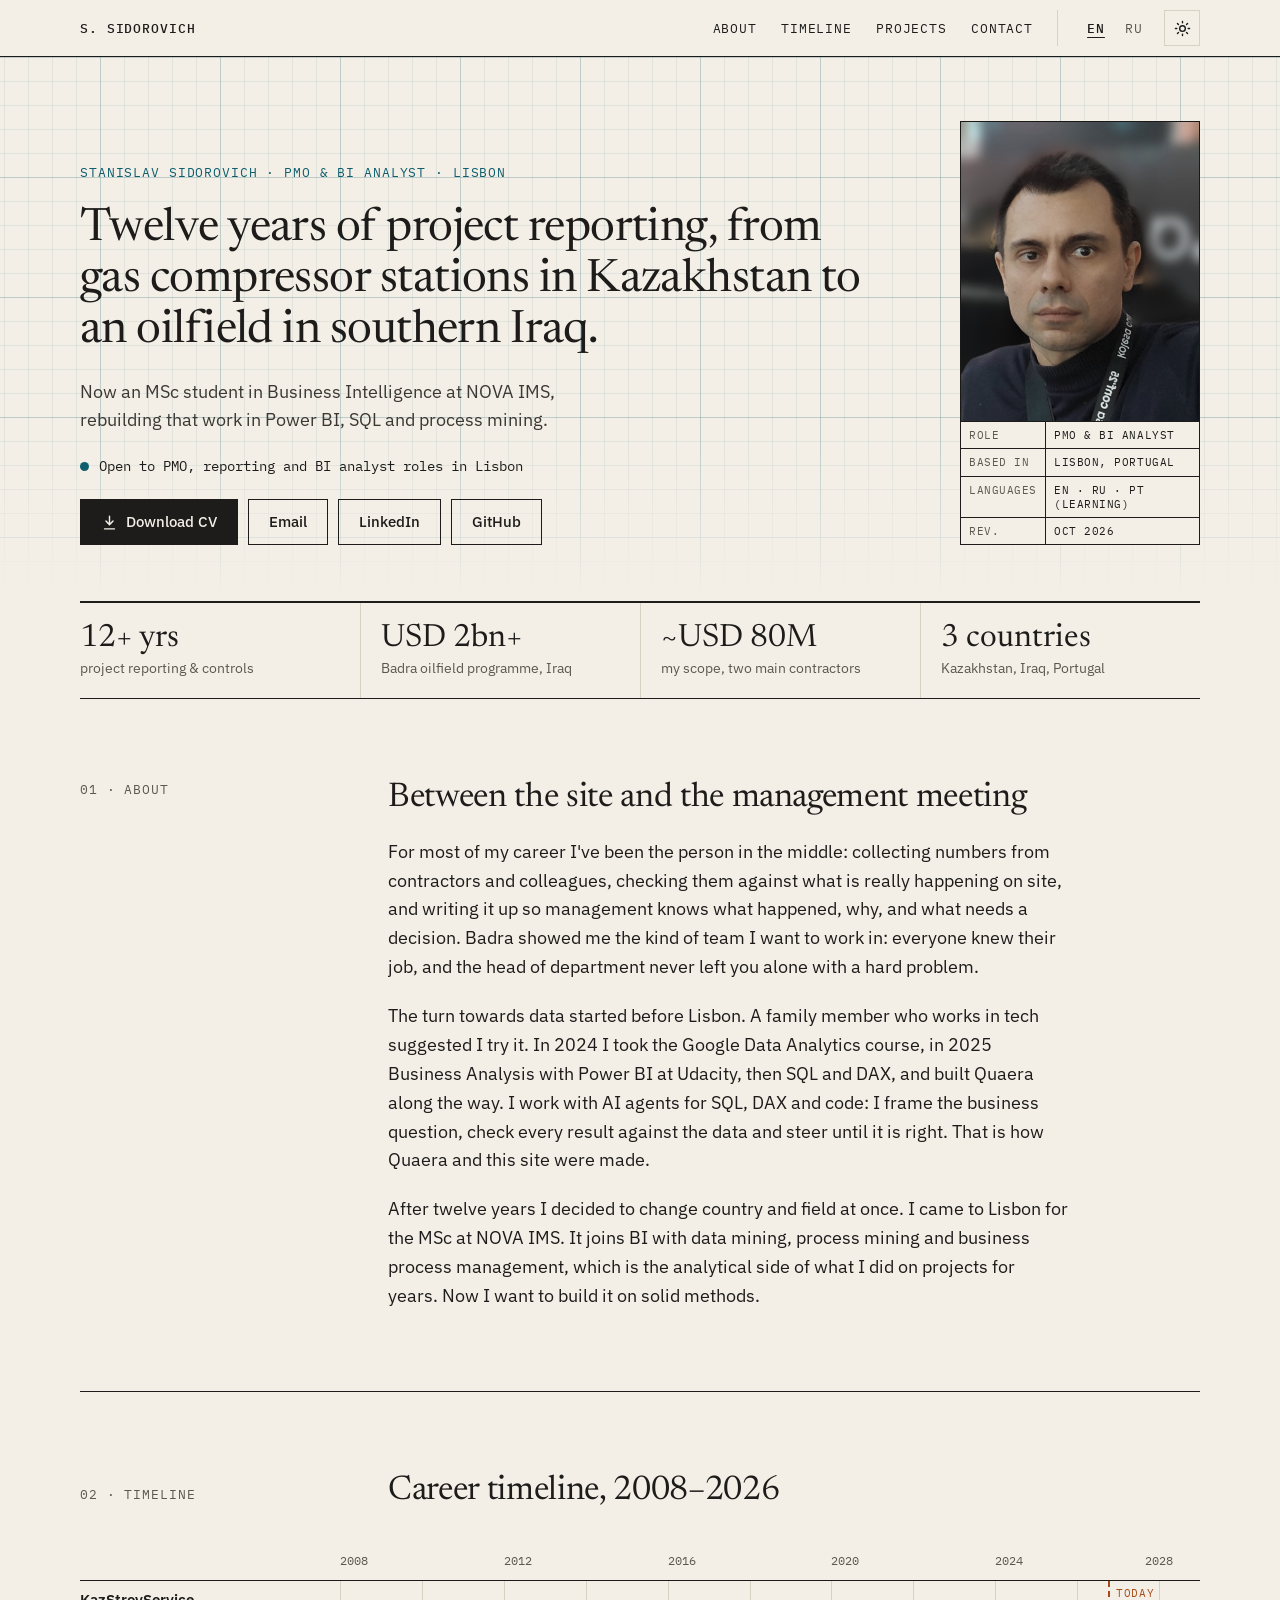
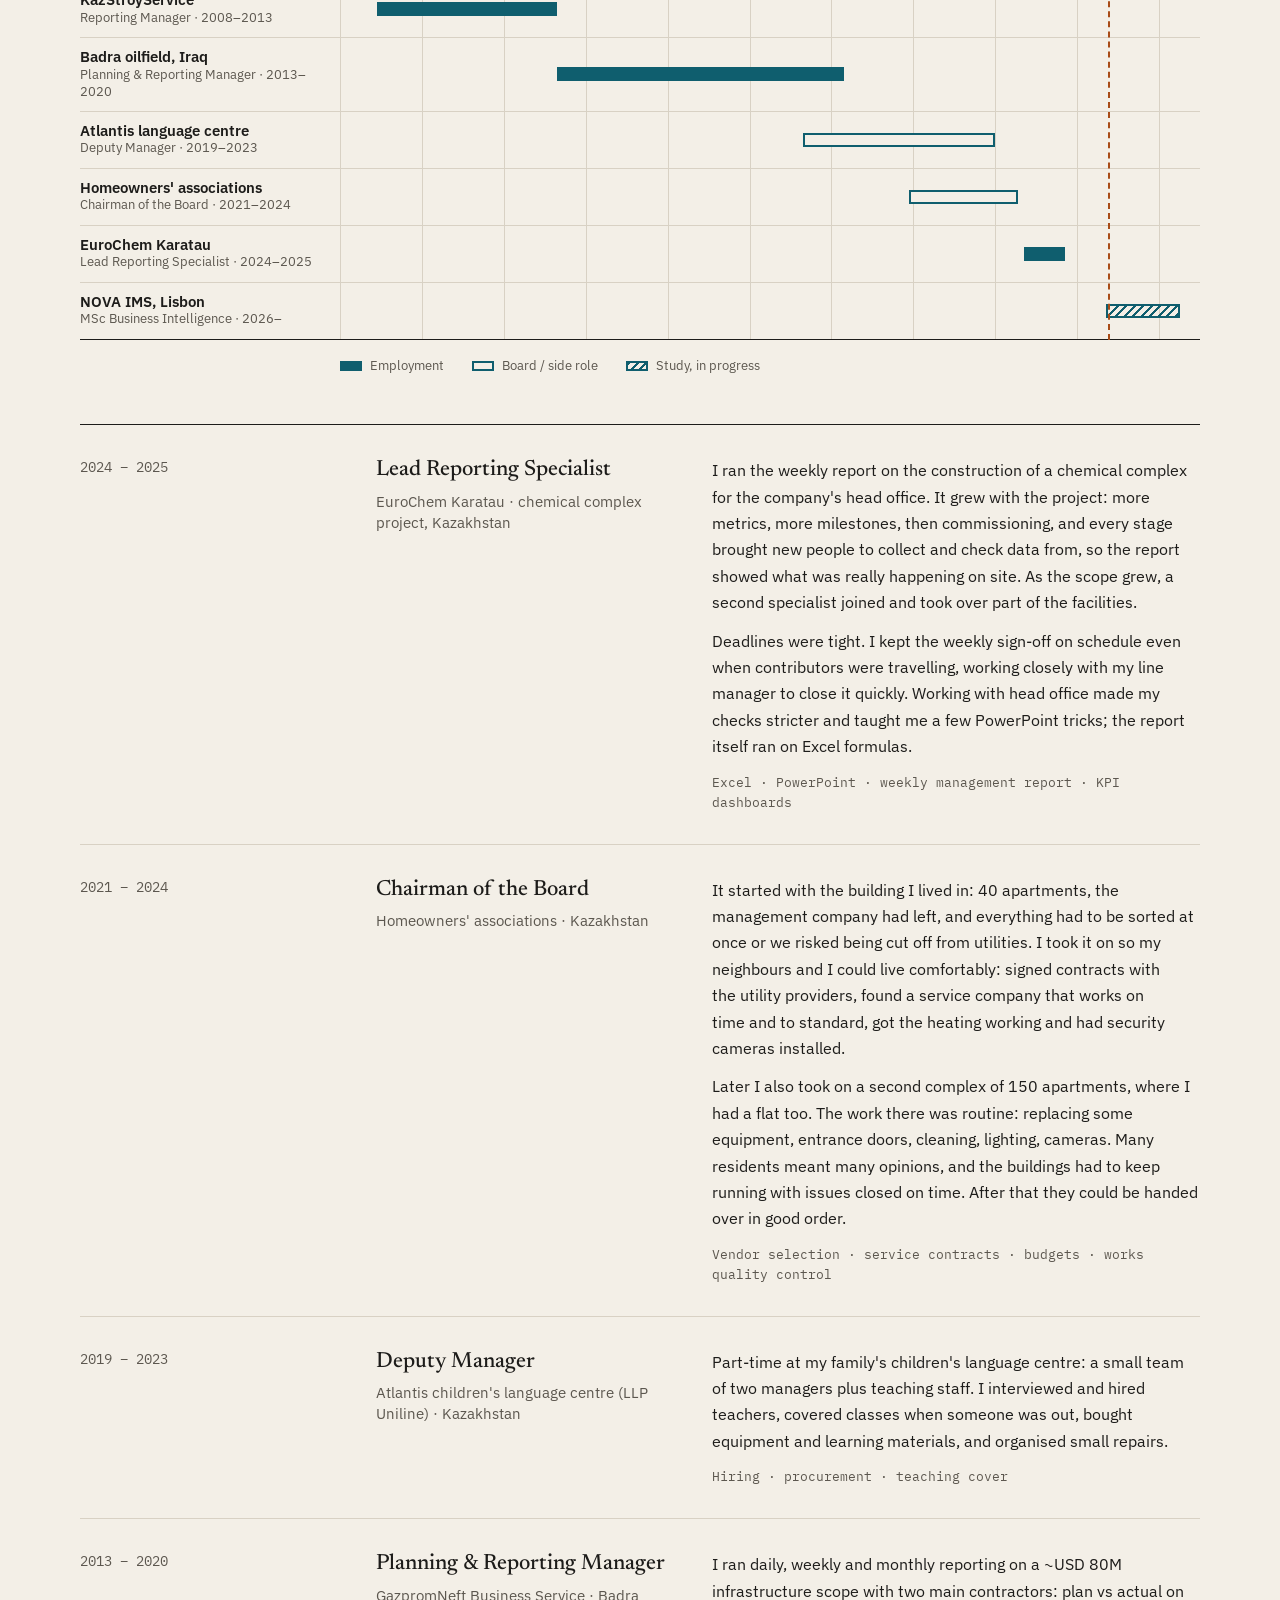
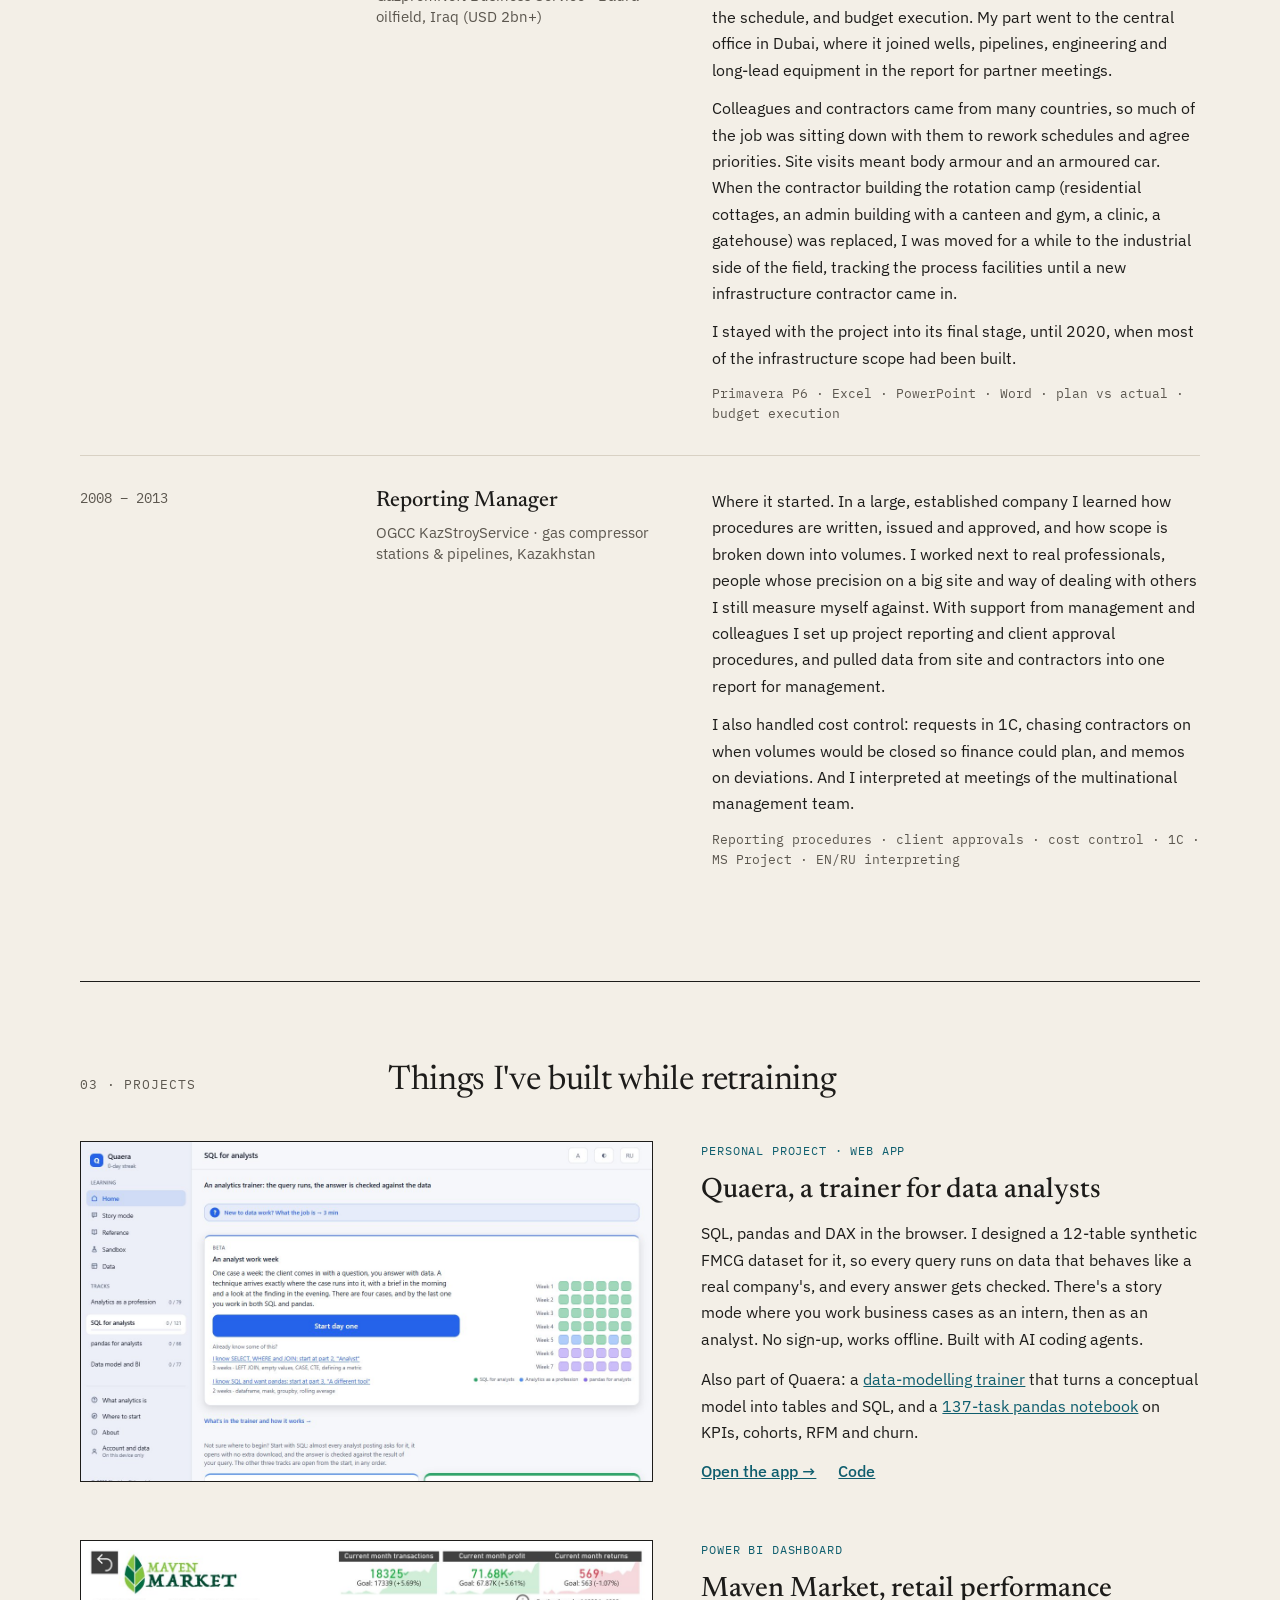
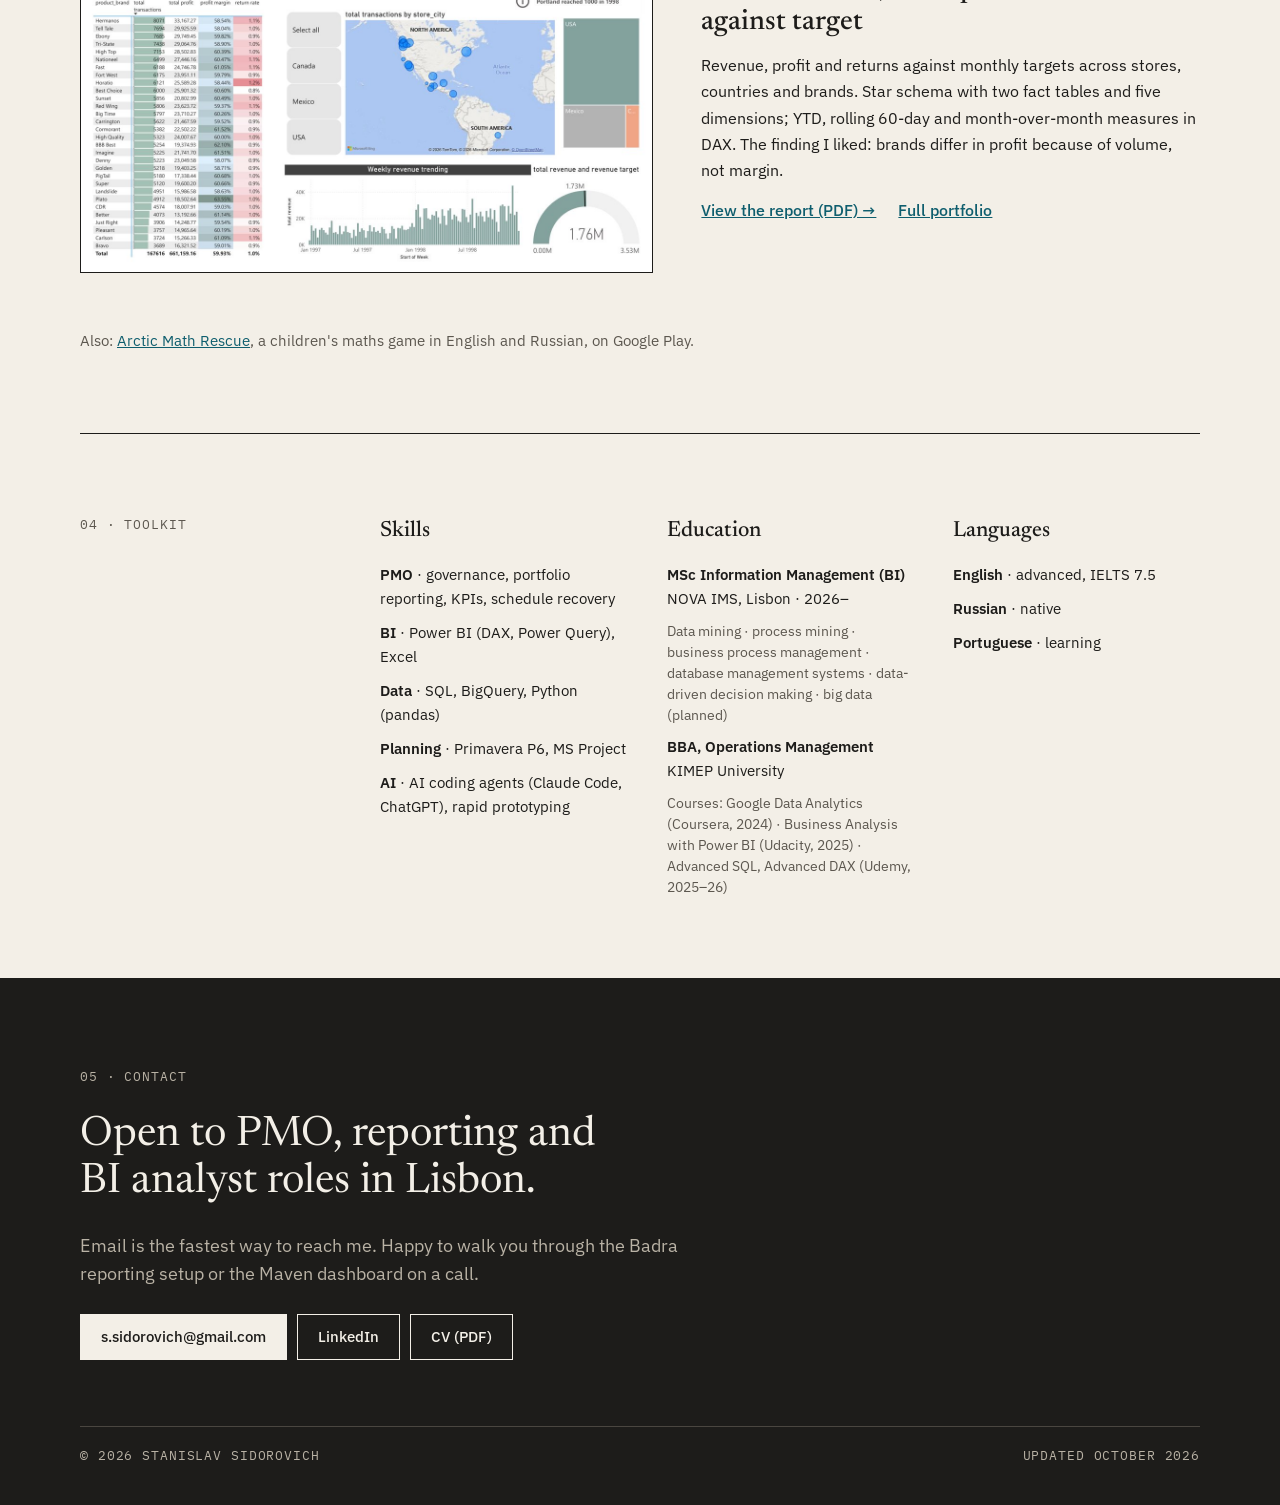
<file: index.html>
<!doctype html>
<html lang="en">
<head>
<meta charset="utf-8">
<meta name="viewport" content="width=device-width, initial-scale=1">
<title>Stanislav Sidorovich — PMO & BI Analyst, Lisbon</title>
<meta name="description" content="PMO & BI Analyst in Lisbon. 12+ years of project reporting on oil, gas and chemical projects in Kazakhstan and Iraq; now an MSc in Business Intelligence at NOVA IMS.">
<link rel="canonical" href="https://stanislavsidorovich.github.io/">

<!-- Link preview (LinkedIn, WhatsApp, Slack) -->
<meta property="og:type" content="website">
<meta property="og:url" content="https://stanislavsidorovich.github.io/">
<meta property="og:title" content="Stanislav Sidorovich — PMO & BI Analyst">
<meta property="og:description" content="12+ years of project reporting in energy and industry, now in Power BI and SQL. MSc Business Intelligence at NOVA IMS, Lisbon.">
<meta property="og:image" content="https://stanislavsidorovich.github.io/assets/og.png?v=2">
<meta property="og:image:width" content="1200">
<meta property="og:image:height" content="630">
<meta name="twitter:card" content="summary_large_image">

<link rel="icon" href="data:image/svg+xml,%3Csvg xmlns='http://www.w3.org/2000/svg' viewBox='0 0 64 64'%3E%3Crect width='64' height='64' rx='14' fill='%230f5e6e'/%3E%3Ctext x='32' y='42' font-family='Arial,sans-serif' font-size='26' font-weight='700' fill='white' text-anchor='middle'%3ESS%3C/text%3E%3C/svg%3E">

<link rel="alternate" hreflang="en" href="https://stanislavsidorovich.github.io/">
<link rel="alternate" hreflang="ru" href="https://stanislavsidorovich.github.io/ru/">
<script>try{var t=localStorage.getItem('theme');if(t)document.documentElement.dataset.theme=t}catch(e){}</script>
<link rel="preconnect" href="https://fonts.googleapis.com">
<link rel="preconnect" href="https://fonts.gstatic.com" crossorigin>
<link rel="stylesheet" href="https://fonts.googleapis.com/css2?family=Newsreader:ital,opsz,wght@0,6..72,400;0,6..72,500;1,6..72,400&family=IBM+Plex+Sans:wght@400;500;600&family=IBM+Plex+Mono:wght@400;500&display=swap">
<link rel="stylesheet" href="assets/site.css?v=5">
</head>
<body>

<header class="strip">
  <div class="wrap mono">
    <div class="left"><b>S. Sidorovich</b></div>
    <div class="right">
      <nav aria-label="Sections">
        <a href="#about">About</a><a href="#timeline">Timeline</a><a href="#projects">Projects</a><a href="#contact">Contact</a>
      </nav>
      <div class="switches">
        <div class="lang"><span aria-current="page">EN</span><a href="ru/" hreflang="ru" lang="ru">RU</a></div>
        <button class="theme-btn" type="button" aria-label="Dark theme">
          <svg class="sun" viewBox="0 0 24 24" fill="none" stroke="currentColor" stroke-width="2" stroke-linecap="round" aria-hidden="true"><circle cx="12" cy="12" r="4"/><path d="M12 2v2M12 20v2M4.9 4.9l1.4 1.4M17.7 17.7l1.4 1.4M2 12h2M20 12h2M4.9 19.1l1.4-1.4M17.7 6.3l1.4-1.4"/></svg>
          <svg class="moon" viewBox="0 0 24 24" fill="none" stroke="currentColor" stroke-width="2" stroke-linecap="round" stroke-linejoin="round" aria-hidden="true"><path d="M21 12.8A9 9 0 1 1 11.2 3a7 7 0 0 0 9.8 9.8z"/></svg>
        </button>
      </div>
    </div>
  </div>
</header>

<main class="wrap">

  <section class="hero">
    <div class="text">
      <div class="mono kicker">Stanislav Sidorovich · PMO &amp; BI Analyst · Lisbon</div>
      <h1>Twelve years of project reporting, from gas compressor stations in Kazakhstan to an oilfield in southern&nbsp;Iraq.</h1>
      <p class="sub">Now an MSc student in Business Intelligence at NOVA IMS, rebuilding that work in Power BI, SQL and process mining.</p>
      <div class="status">Open to PMO, reporting and BI analyst roles in Lisbon</div>
      <div class="cta">
        <a class="btn primary" href="assets/Stanislav_Sidorovich_CV.pdf?v=2" download>
          <svg viewBox="0 0 24 24" fill="none" stroke="currentColor" stroke-width="2" stroke-linecap="round" stroke-linejoin="round" aria-hidden="true"><path d="M12 3v12m0 0l-5-5m5 5l5-5M5 21h14"/></svg>
          Download CV</a>
        <a class="btn" href="mailto:s.sidorovich@gmail.com">Email</a>
        <a class="btn" href="https://www.linkedin.com/in/stanislavsidorovich" target="_blank" rel="noopener">LinkedIn</a>
        <a class="btn" href="https://github.com/StanislavSidorovich" target="_blank" rel="noopener">GitHub</a>
      </div>
    </div>
    <figure>
      <img src="assets/photo.jpg?v=3" alt="Stanislav Sidorovich" width="800" height="1000">
      <figcaption class="stamp mono">
        <span>Role</span><span>PMO &amp; BI Analyst</span>
        <span>Based in</span><span>Lisbon, Portugal</span>
        <span>Languages</span><span>EN · RU · PT (learning)</span>
        <span>Rev.</span><span>Oct 2026</span>
      </figcaption>
    </figure>
  </section>

  <section class="figures" aria-label="Key figures">
    <div><b>12+ yrs</b><span>project reporting &amp; controls</span></div>
    <div><b>USD 2bn+</b><span>Badra oilfield programme, Iraq</span></div>
    <div><b>~USD 80M</b><span>my scope, two main contractors</span></div>
    <div><b>3 countries</b><span>Kazakhstan, Iraq, Portugal</span></div>
  </section>

  <section class="block first" id="about">
    <div class="about">
      <div class="mono muted">01 · About</div>
      <div class="body">
        <h2>Between the site and the management meeting</h2>
        <p>For most of my career I've been the person in the middle: collecting numbers from contractors and colleagues, checking them against what is really happening on site, and writing it up so management knows what happened, why, and what needs a decision. Badra showed me the kind of team I want to work in: everyone knew their job, and the head of department never left you alone with a hard problem.</p>
        <p>The turn towards data started before Lisbon. A family member who works in tech suggested I try it. In 2024 I took the Google Data Analytics course, in 2025 Business Analysis with Power BI at Udacity, then SQL and DAX, and built Quaera along the way. I work with AI agents for SQL, DAX and code: I frame the business question, check every result against the data and steer until it is right. That is how Quaera and this site were made.</p>
        <p>After twelve years I decided to change country and field at once. I came to Lisbon for the MSc at NOVA IMS. It joins BI with data mining, process mining and business process management, which is the analytical side of what I did on projects for years. Now I want to build it on solid methods.</p>
      </div>
    </div>
  </section>

  <section class="block" id="timeline">
    <div class="head">
      <div class="mono muted">02 · Timeline</div>
      <h2>Career timeline, 2008–2026</h2>
    </div>

    <div class="gantt" role="img" aria-label="Career timeline from 2008 to 2026, shown as a Gantt chart. Details follow below.">
      <div class="g-row axis">
        <div class="g-label mono muted" aria-hidden="true"></div>
        <div class="g-track" aria-hidden="true">
          <span style="left:0">2008</span><span style="left:19.05%">2012</span><span style="left:38.1%">2016</span>
          <span style="left:57.14%">2020</span><span style="left:76.19%">2024</span><span style="left:95.24%;transform:translateX(-50%)">2028</span>
        </div>
      </div>
      <div class="g-row">
        <div class="g-label"><b>KazStroyService</b><span>Reporting Manager · 2008–2013</span></div>
        <div class="g-track"><div class="bar" style="left:4.29%;width:20.95%"></div></div>
      </div>
      <div class="g-row">
        <div class="g-label"><b>Badra oilfield, Iraq</b><span>Planning &amp; Reporting Manager · 2013–2020</span></div>
        <div class="g-track"><div class="bar" style="left:25.24%;width:33.33%"></div></div>
      </div>
      <div class="g-row">
        <div class="g-label"><b>Atlantis language centre</b><span>Deputy Manager · 2019–2023</span></div>
        <div class="g-track"><div class="bar board" style="left:53.81%;width:22.38%"></div></div>
      </div>
      <div class="g-row">
        <div class="g-label"><b>Homeowners' associations</b><span>Chairman of the Board · 2021–2024</span></div>
        <div class="g-track"><div class="bar board" style="left:66.19%;width:12.62%"></div></div>
      </div>
      <div class="g-row">
        <div class="g-label"><b>EuroChem Karatau</b><span>Lead Reporting Specialist · 2024–2025</span></div>
        <div class="g-track"><div class="bar" style="left:79.52%;width:4.76%"></div></div>
      </div>
      <div class="g-row last">
        <div class="g-label"><b>NOVA IMS, Lisbon</b><span>MSc Business Intelligence · 2026–</span></div>
        <div class="g-track"><div class="bar study" style="left:89.05%;width:8.57%"></div></div>
      </div>
      <div class="today" aria-hidden="true"><span>Today</span></div>
    </div>
    <div class="legend" aria-hidden="true">
      <div><i></i>Employment</div>
      <div><i class="board"></i>Board / side role</div>
      <div><i class="study"></i>Study, in progress</div>
      <div class="today-key"><i class="today-line"></i>Today</div>
    </div>

    <div class="jobs">
      <article class="job">
        <time>2024 – 2025</time>
        <div><h3>Lead Reporting Specialist</h3><div class="org">EuroChem Karatau · chemical complex project, Kazakhstan</div></div>
        <div class="desc">
          <p>I ran the weekly report on the construction of a chemical complex for the company's head office. It grew with the project: more metrics, more milestones, then commissioning, and every stage brought new people to collect and check data from, so the report showed what was really happening on site. As the scope grew, a second specialist joined and took over part of the facilities.</p>
          <p>Deadlines were tight. I kept the weekly sign-off on schedule even when contributors were travelling, working closely with my line manager to close it quickly. Working with head office made my checks stricter and taught me a few PowerPoint tricks; the report itself ran on Excel formulas.</p>
          <div class="tools">Excel · PowerPoint · weekly management report · KPI dashboards</div>
        </div>
      </article>
      <article class="job">
        <time>2021 – 2024</time>
        <div><h3>Chairman of the Board</h3><div class="org">Homeowners' associations · Kazakhstan</div></div>
        <div class="desc">
          <p>It started with the building I lived in: 40 apartments, the management company had left, and everything had to be sorted at once or we risked being cut off from utilities. I took it on so my neighbours and I could live comfortably: signed contracts with the utility providers, found a service company that works on time and to standard, got the heating working and had security cameras installed.</p>
          <p>Later I also took on a second complex of 150 apartments, where I had a flat too. The work there was routine: replacing some equipment, entrance doors, cleaning, lighting, cameras. Many residents meant many opinions, and the buildings had to keep running with issues closed on time. After that they could be handed over in good order.</p>
          <div class="tools">Vendor selection · service contracts · budgets · works quality control</div>
        </div>
      </article>
      <article class="job">
        <time>2019 – 2023</time>
        <div><h3>Deputy Manager</h3><div class="org">Atlantis children's language centre (LLP Uniline) · Kazakhstan</div></div>
        <div class="desc">
          <p>Part-time at my family's children's language centre: a small team of two managers plus teaching staff. I interviewed and hired teachers, covered classes when someone was out, bought equipment and learning materials, and organised small repairs.</p>
          <div class="tools">Hiring · procurement · teaching cover</div>
        </div>
      </article>
      <article class="job">
        <time>2013 – 2020</time>
        <div><h3>Planning &amp; Reporting Manager</h3><div class="org">GazpromNeft Business Service · Badra oilfield, Iraq (USD 2bn+)</div></div>
        <div class="desc">
          <p>I ran daily, weekly and monthly reporting on a ~USD 80M infrastructure scope with two main contractors: plan vs actual on the schedule, and budget execution. My part went to the central office in Dubai, where it joined wells, pipelines, engineering and long-lead equipment in the report for partner meetings.</p>
          <p>Colleagues and contractors came from many countries, so much of the job was sitting down with them to rework schedules and agree priorities. Site visits meant body armour and an armoured car. When the contractor building the rotation camp (residential cottages, an admin building with a canteen and gym, a clinic, a gatehouse) was replaced, I was moved for a while to the industrial side of the field, tracking the process facilities until a new infrastructure contractor came in.</p>
          <p>I stayed with the project into its final stage, until 2020, when most of the infrastructure scope had been built.</p>
          <div class="tools">Primavera P6 · Excel · PowerPoint · Word · plan vs actual · budget execution</div>
        </div>
      </article>
      <article class="job">
        <time>2008 – 2013</time>
        <div><h3>Reporting Manager</h3><div class="org">OGCC KazStroyService · gas compressor stations &amp; pipelines, Kazakhstan</div></div>
        <div class="desc">
          <p>Where it started. In a large, established company I learned how procedures are written, issued and approved, and how scope is broken down into volumes. I worked next to real professionals, people whose precision on a big site and way of dealing with others I still measure myself against. With support from management and colleagues I set up project reporting and client approval procedures, and pulled data from site and contractors into one report for management.</p>
          <p>I also handled cost control: requests in 1C, chasing contractors on when volumes would be closed so finance could plan, and memos on deviations. And I interpreted at meetings of the multinational management team.</p>
          <div class="tools">Reporting procedures · client approvals · cost control · 1C · MS Project · EN/RU interpreting</div>
        </div>
      </article>
    </div>
  </section>

  <section class="block" id="projects">
    <div class="head">
      <div class="mono muted">03 · Projects</div>
      <h2>Things I've built while retraining</h2>
    </div>

    <article class="project">
      <a href="https://quaera.app" target="_blank" rel="noopener"><img src="assets/quaera.jpg" alt="Quaera app home screen with SQL, pandas and data-model tracks" loading="lazy" width="1280" height="760"></a>
      <div class="desc">
        <div class="mono">Personal project · web app</div>
        <h3>Quaera, a trainer for data analysts</h3>
        <p>SQL, pandas and DAX in the browser. I designed a 12-table synthetic FMCG dataset for it, so every query runs on data that behaves like a real company's, and every answer gets checked. There's a story mode where you work business cases as an intern, then as an analyst. No sign-up, works offline. Built with AI coding agents.</p>
        <p>Also part of Quaera: a <a href="https://model.quaera.app" target="_blank" rel="noopener">data-modelling trainer</a> that turns a conceptual model into tables and SQL, and a <a href="https://pandas.quaera.app" target="_blank" rel="noopener">137-task pandas notebook</a> on KPIs, cohorts, RFM and churn.</p>
        <div class="links">
          <a href="https://quaera.app" target="_blank" rel="noopener">Open the app →</a>
          <a href="https://github.com/StanislavSidorovich/Quaera" target="_blank" rel="noopener">Code</a>
        </div>
      </div>
    </article>

    <article class="project">
      <a href="https://github.com/StanislavSidorovich/analytics-portfolio/tree/main/PowerBI/Maven-Market-Dashboard" target="_blank" rel="noopener"><img src="assets/maven.jpg" alt="Maven Market Power BI dashboard with KPI cards, revenue trend, map and brand table" loading="lazy" width="1200" height="694"></a>
      <div class="desc">
        <div class="mono">Power BI dashboard</div>
        <h3>Maven Market, retail performance against target</h3>
        <p>Revenue, profit and returns against monthly targets across stores, countries and brands. Star schema with two fact tables and five dimensions; YTD, rolling 60-day and month-over-month measures in DAX. The finding I liked: brands differ in profit because of volume, not margin.</p>
        <div class="links">
          <a href="https://github.com/StanislavSidorovich/analytics-portfolio/blob/main/PowerBI/Maven-Market-Dashboard/maven_market_dashboard.pdf" target="_blank" rel="noopener">View the report (PDF) →</a>
          <a href="https://github.com/StanislavSidorovich/analytics-portfolio" target="_blank" rel="noopener">Full portfolio</a>
        </div>
      </div>
    </article>

    <p class="also">Also: <a href="https://play.google.com/store/apps/details?id=com.arcticmathrescue.game" target="_blank" rel="noopener">Arctic Math Rescue</a>, a children's maths game in English and Russian, on Google Play.</p>
  </section>

  <section class="block">
    <div class="toolkit">
      <div class="mono muted">04 · Toolkit</div>
      <div class="col">
        <h3>Skills</h3>
        <span><b>PMO</b> · governance, portfolio reporting, KPIs, schedule recovery</span>
        <span><b>BI</b> · Power BI (DAX, Power Query), Excel</span>
        <span><b>Data</b> · SQL, BigQuery, Python (pandas)</span>
        <span><b>Planning</b> · Primavera P6, MS Project</span>
        <span><b>AI</b> · AI coding agents (Claude Code, ChatGPT), rapid prototyping</span>
      </div>
      <div class="col">
        <h3>Education</h3>
        <span><b>MSc Information Management (BI)</b><br>NOVA IMS, Lisbon · 2026–</span>
        <span class="small">Data mining · process mining · business process management · database management systems · data-driven decision making · big data (planned)</span>
        <span><b>BBA, Operations Management</b><br>KIMEP University</span>
        <span class="small">Courses: Google Data Analytics (Coursera, 2024) · Business Analysis with Power BI (Udacity, 2025) · Advanced SQL, Advanced DAX (Udemy, 2025–26)</span>
      </div>
      <div class="col">
        <h3>Languages</h3>
        <span><b>English</b> · advanced, IELTS 7.5</span>
        <span><b>Russian</b> · native</span>
        <span><b>Portuguese</b> · learning</span>
      </div>
    </div>
  </section>

</main>

<section class="contact" id="contact">
  <div class="wrap">
    <div class="mono">05 · Contact</div>
    <h2>Open to PMO, reporting and BI analyst roles in Lisbon.</h2>
    <p>Email is the fastest way to reach me. Happy to walk you through the Badra reporting setup or the Maven dashboard on a call.</p>
    <div class="cta">
      <a class="btn primary" href="mailto:s.sidorovich@gmail.com">s.sidorovich@gmail.com</a>
      <a class="btn" href="https://www.linkedin.com/in/stanislavsidorovich" target="_blank" rel="noopener">LinkedIn</a>
      <a class="btn" href="assets/Stanislav_Sidorovich_CV.pdf?v=2" download>CV (PDF)</a>
    </div>
    <footer class="mono">
      <span>© 2026 Stanislav Sidorovich</span>
      <span>Updated October 2026</span>
    </footer>
  </div>
</section>

<script src="assets/site.js?v=4" defer></script>

<!-- Analytics (optional): create a free account at goatcounter.com with code "sidorovich", then uncomment:
<script data-goatcounter="https://sidorovich.goatcounter.com/count" async src="//gc.zgo.at/count.js"></script>
-->
</body>
</html>
</file>
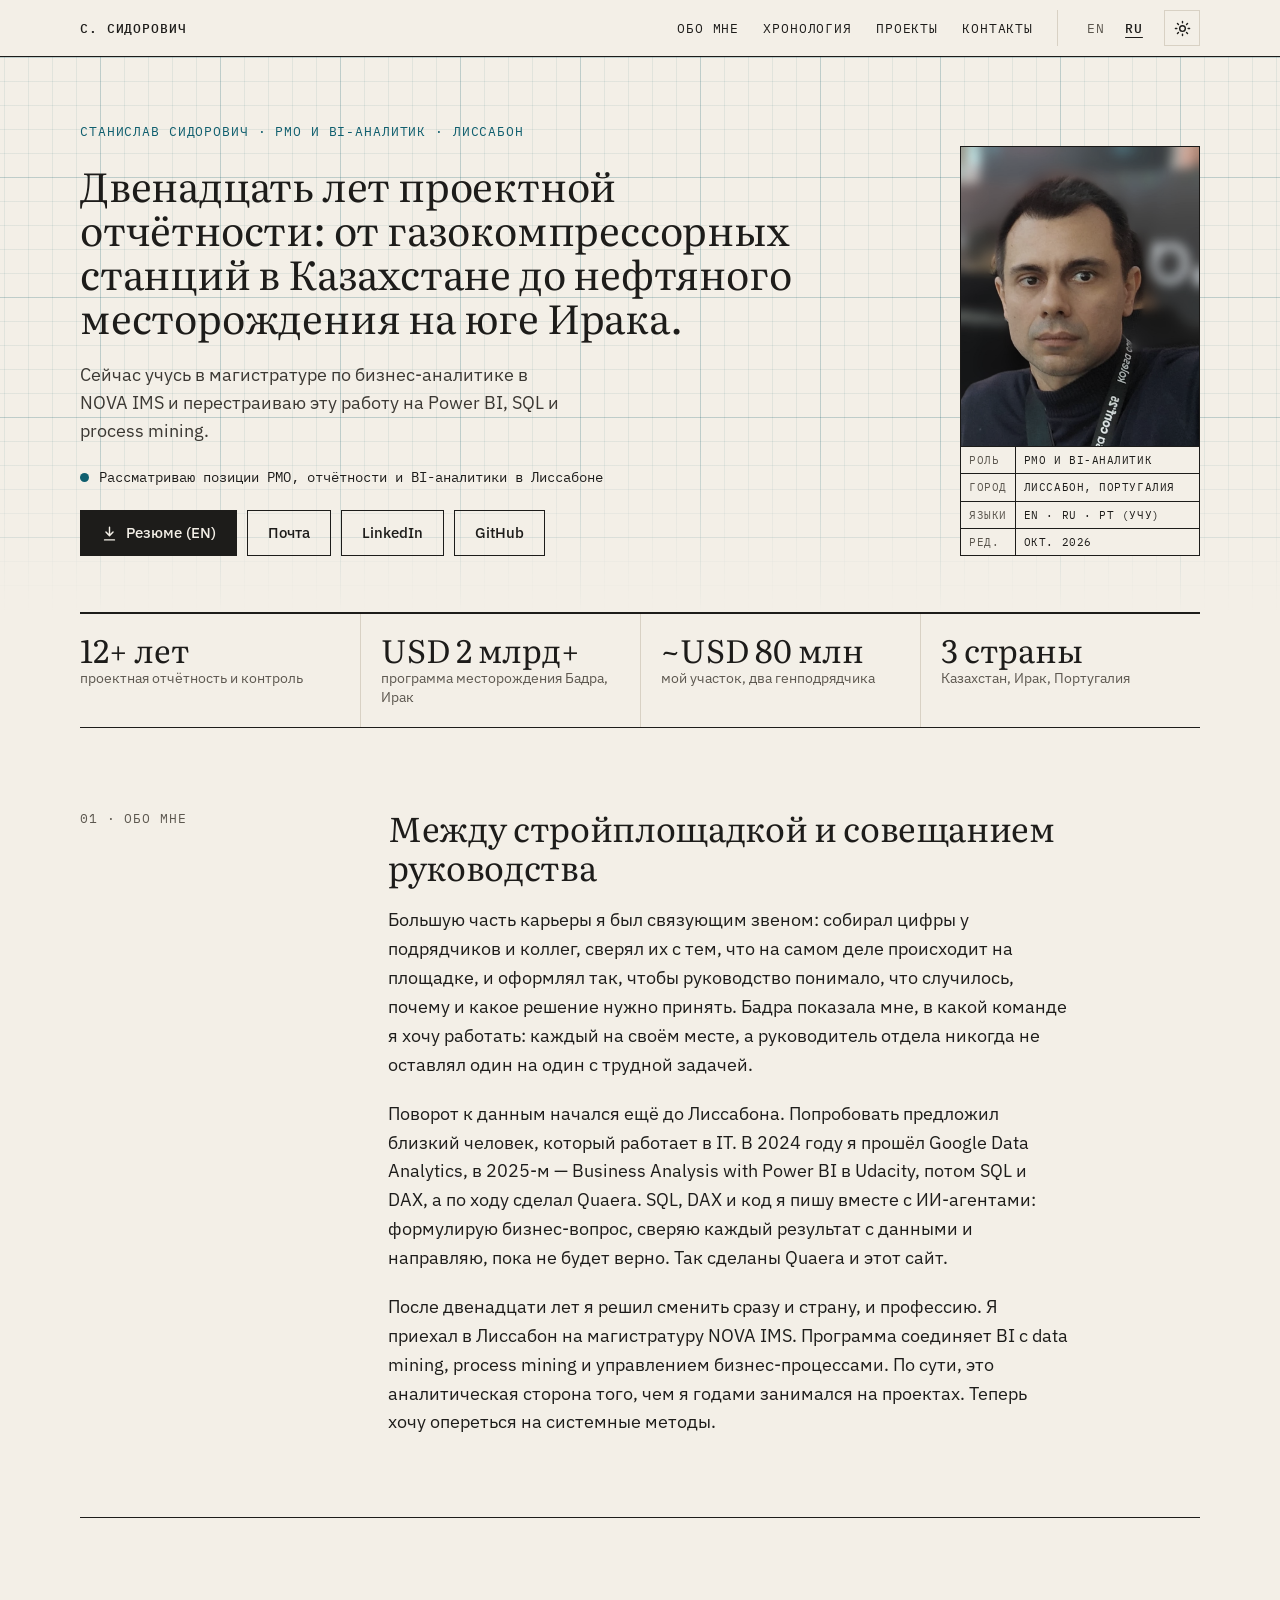
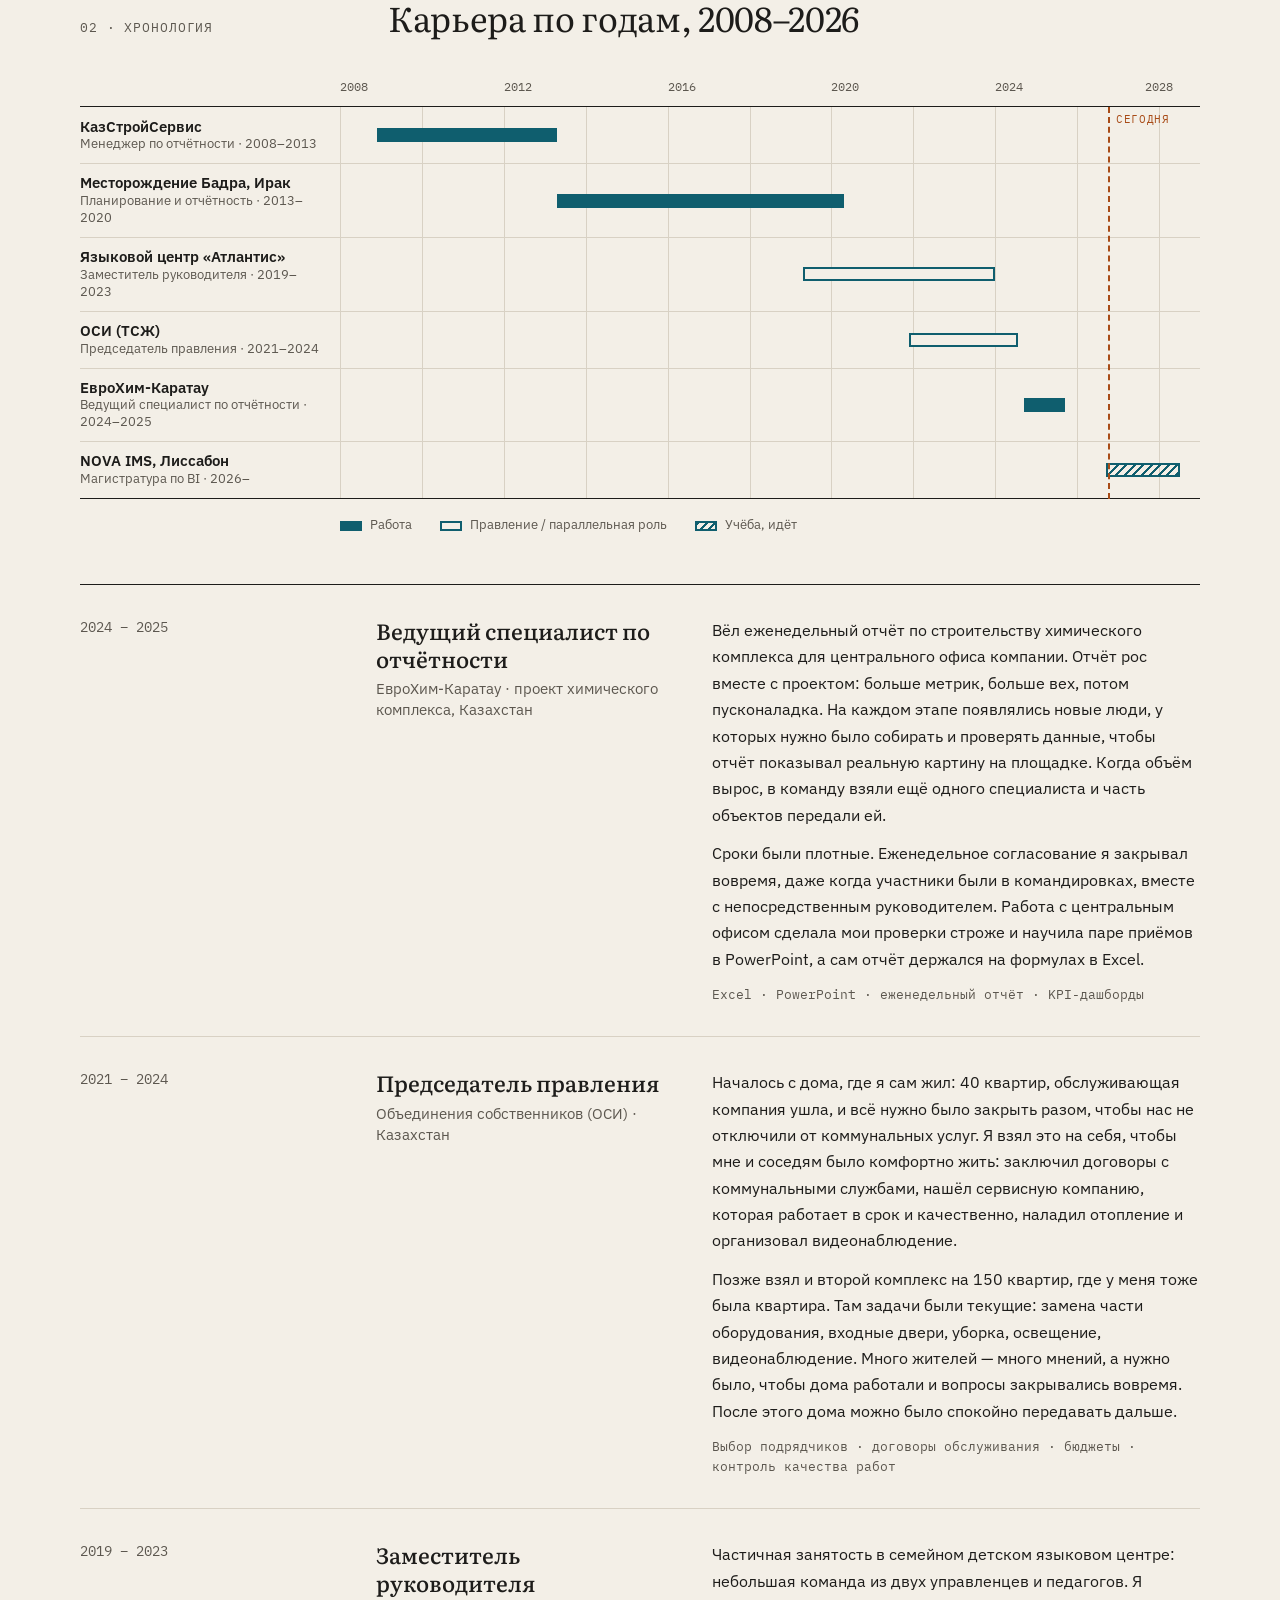
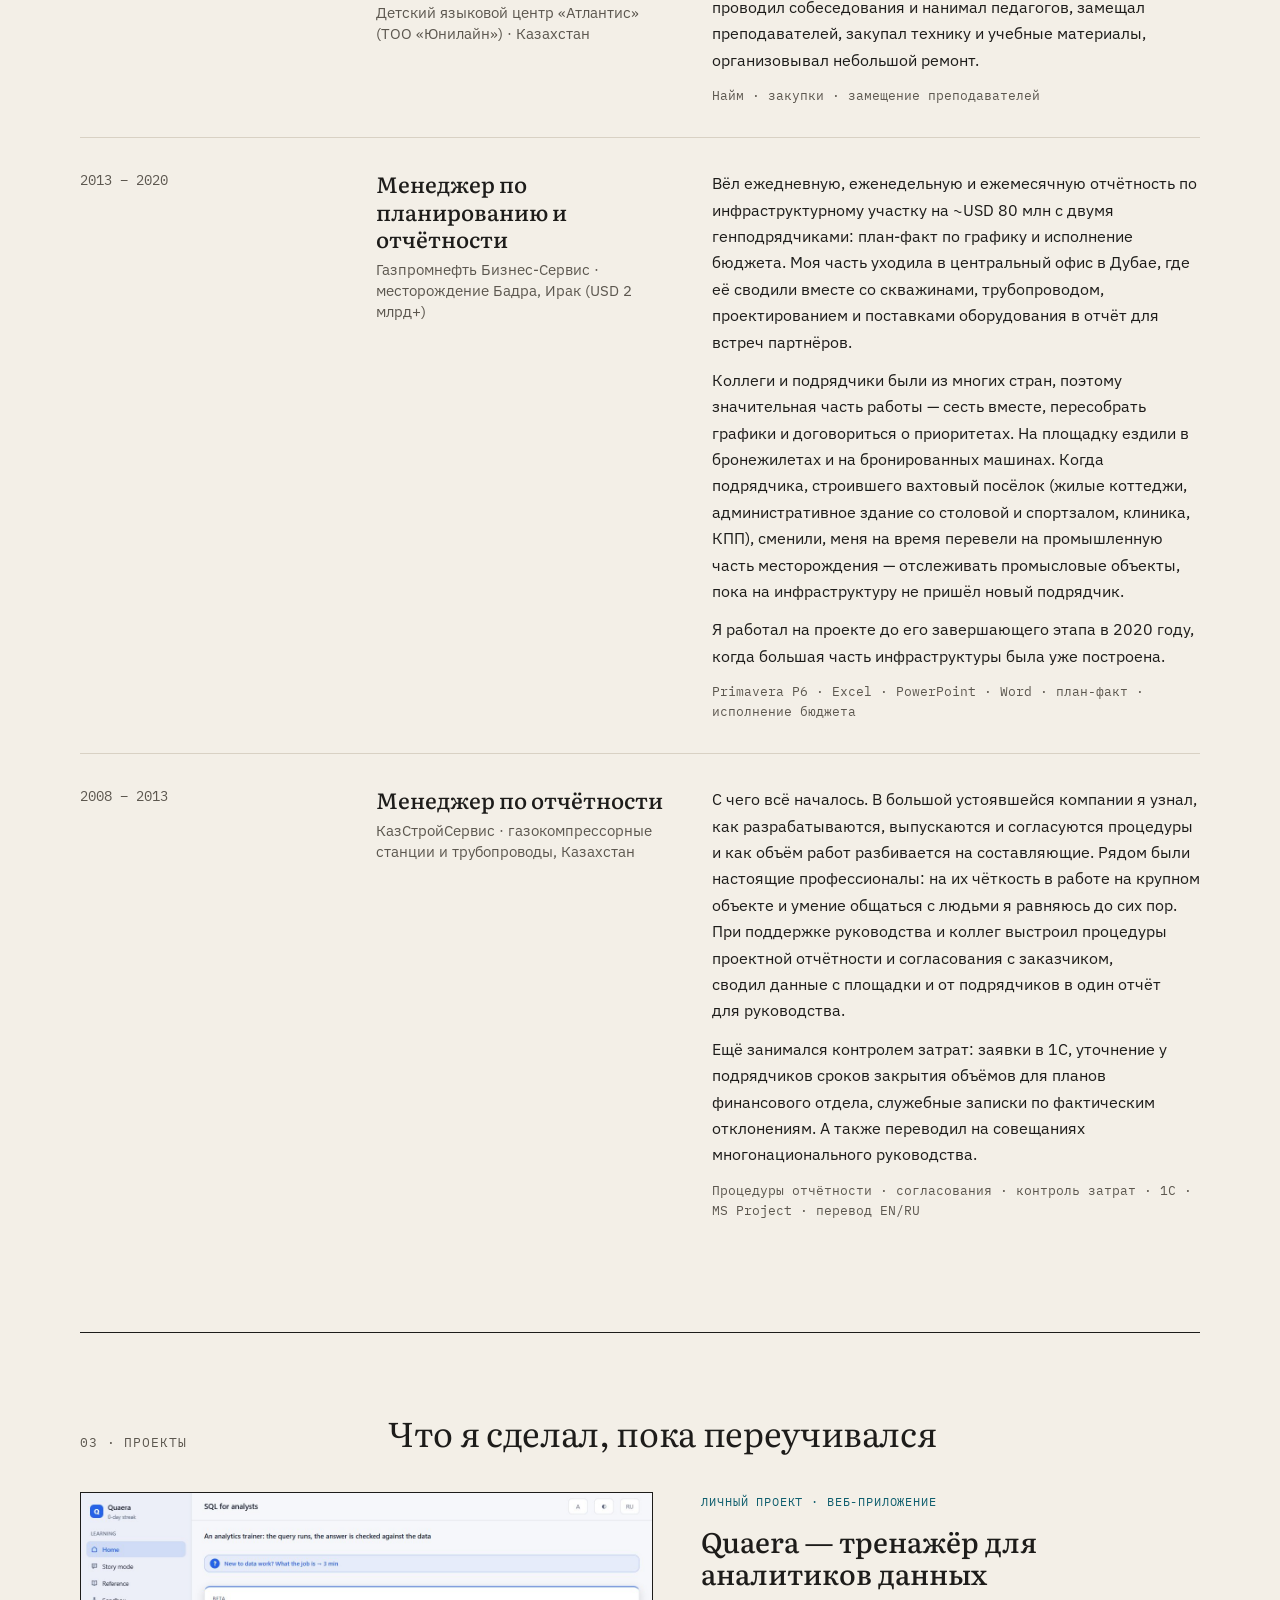
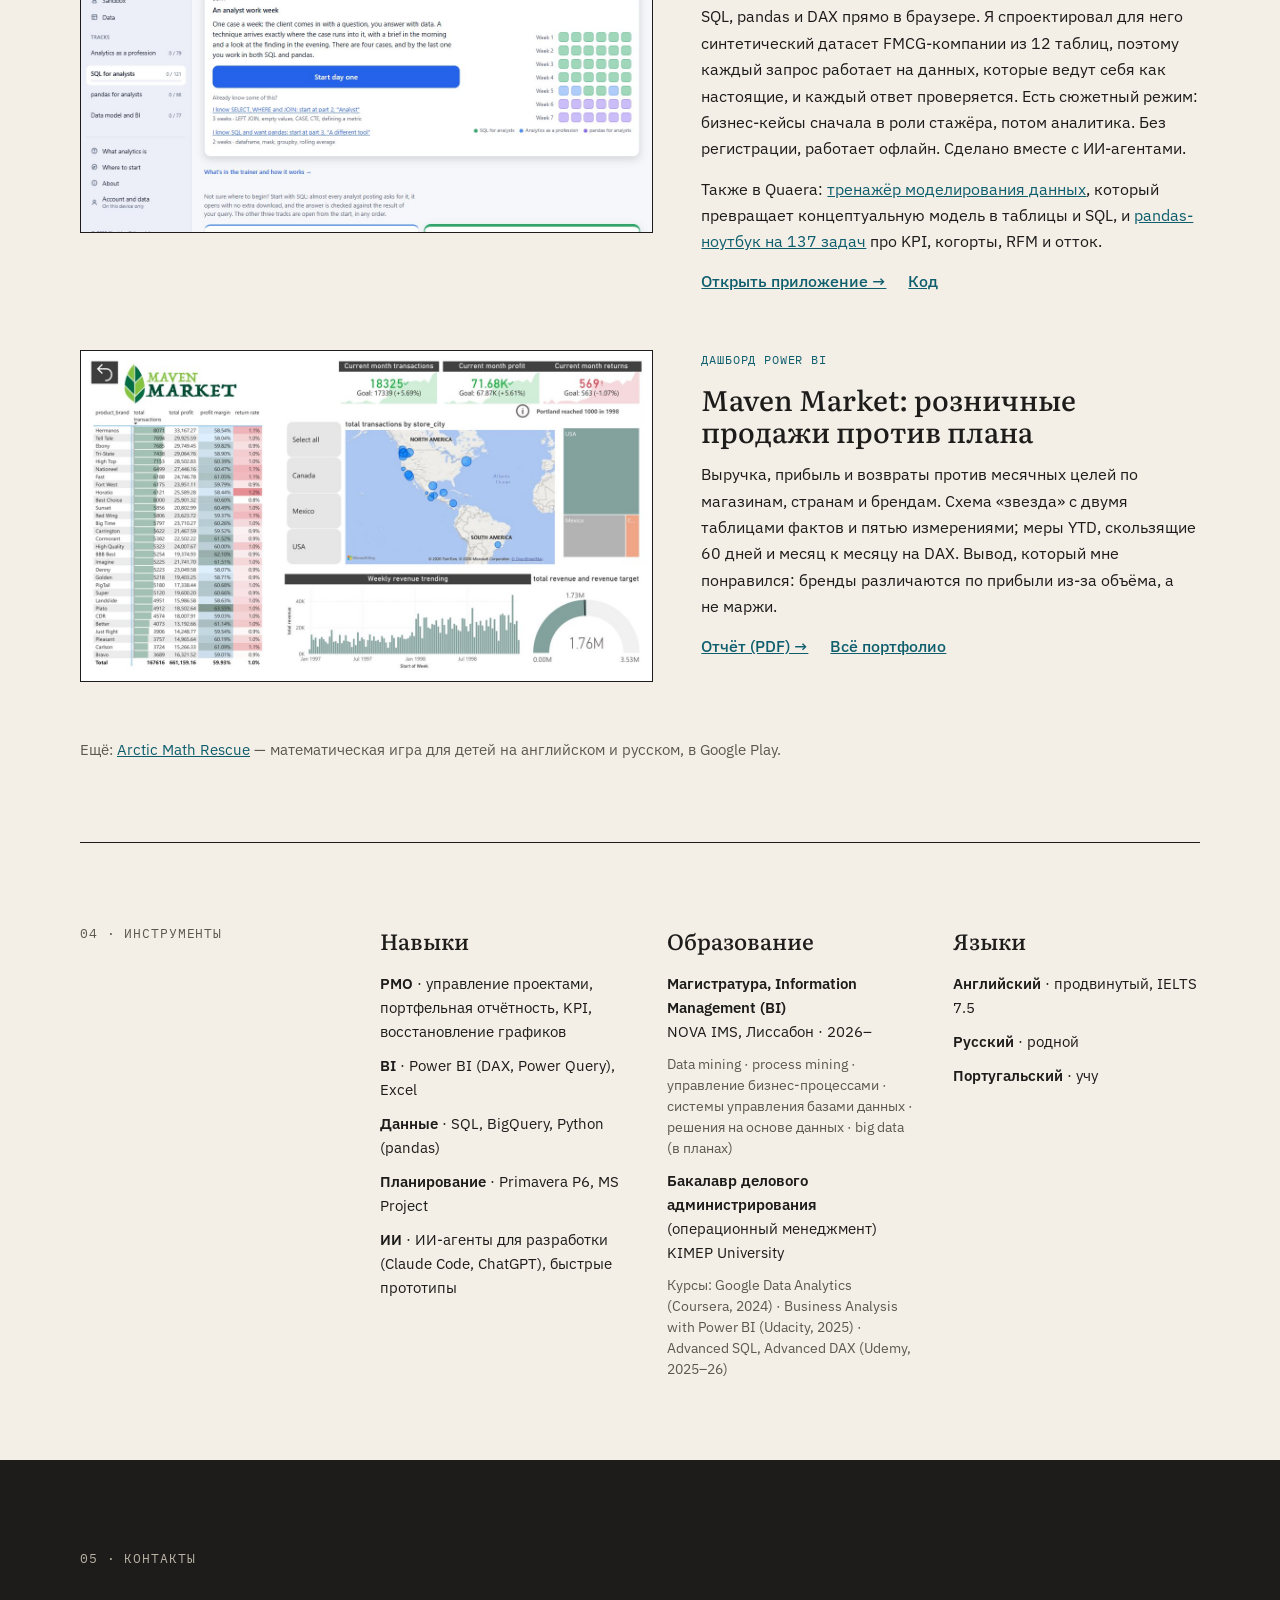
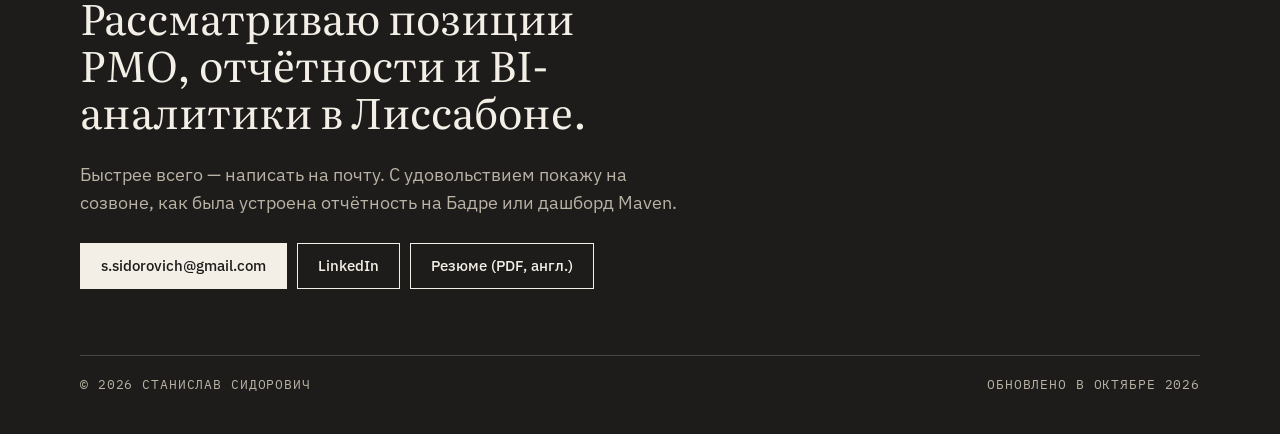
<file: ru/index.html>
<!doctype html>
<html lang="ru">
<head>
<meta charset="utf-8">
<meta name="viewport" content="width=device-width, initial-scale=1">
<title>Станислав Сидорович — PMO и BI-аналитик, Лиссабон</title>
<meta name="description" content="PMO и BI-аналитик в Лиссабоне. 12+ лет проектной отчётности на нефтегазовых и химических проектах в Казахстане и Ираке; магистратура по бизнес-аналитике в NOVA IMS.">
<link rel="canonical" href="https://stanislavsidorovich.github.io/ru/">
<link rel="alternate" hreflang="en" href="https://stanislavsidorovich.github.io/">
<link rel="alternate" hreflang="ru" href="https://stanislavsidorovich.github.io/ru/">

<!-- Link preview -->
<meta property="og:type" content="website">
<meta property="og:locale" content="ru_RU">
<meta property="og:url" content="https://stanislavsidorovich.github.io/ru/">
<meta property="og:title" content="Станислав Сидорович — PMO и BI-аналитик">
<meta property="og:description" content="12+ лет проектной отчётности в энергетике и промышленности, теперь в Power BI и SQL. Магистратура по бизнес-аналитике в NOVA IMS, Лиссабон.">
<meta property="og:image" content="https://stanislavsidorovich.github.io/assets/og.png?v=2">
<meta property="og:image:width" content="1200">
<meta property="og:image:height" content="630">
<meta name="twitter:card" content="summary_large_image">

<link rel="icon" href="data:image/svg+xml,%3Csvg xmlns='http://www.w3.org/2000/svg' viewBox='0 0 64 64'%3E%3Crect width='64' height='64' rx='14' fill='%230f5e6e'/%3E%3Ctext x='32' y='42' font-family='Arial,sans-serif' font-size='26' font-weight='700' fill='white' text-anchor='middle'%3ESS%3C/text%3E%3C/svg%3E">

<script>try{var t=localStorage.getItem('theme');if(t)document.documentElement.dataset.theme=t}catch(e){}</script>
<link rel="preconnect" href="https://fonts.googleapis.com">
<link rel="preconnect" href="https://fonts.gstatic.com" crossorigin>
<link rel="stylesheet" href="https://fonts.googleapis.com/css2?family=Literata:opsz,wght@7..72,400;7..72,500&family=IBM+Plex+Sans:wght@400;500;600&family=IBM+Plex+Mono:wght@400;500&display=swap">
<link rel="stylesheet" href="../assets/site.css?v=5">
</head>
<body>

<header class="strip">
  <div class="wrap mono">
    <div class="left"><b>С. Сидорович</b></div>
    <div class="right">
      <nav aria-label="Разделы">
        <a href="#about">Обо мне</a><a href="#timeline">Хронология</a><a href="#projects">Проекты</a><a href="#contact">Контакты</a>
      </nav>
      <div class="switches">
        <div class="lang"><a href="../" hreflang="en" lang="en">EN</a><span aria-current="page">RU</span></div>
        <button class="theme-btn" type="button" aria-label="Тёмная тема">
          <svg class="sun" viewBox="0 0 24 24" fill="none" stroke="currentColor" stroke-width="2" stroke-linecap="round" aria-hidden="true"><circle cx="12" cy="12" r="4"/><path d="M12 2v2M12 20v2M4.9 4.9l1.4 1.4M17.7 17.7l1.4 1.4M2 12h2M20 12h2M4.9 19.1l1.4-1.4M17.7 6.3l1.4-1.4"/></svg>
          <svg class="moon" viewBox="0 0 24 24" fill="none" stroke="currentColor" stroke-width="2" stroke-linecap="round" stroke-linejoin="round" aria-hidden="true"><path d="M21 12.8A9 9 0 1 1 11.2 3a7 7 0 0 0 9.8 9.8z"/></svg>
        </button>
      </div>
    </div>
  </div>
</header>

<main class="wrap">

  <section class="hero">
    <div class="text">
      <div class="mono kicker">Станислав Сидорович · PMO и BI-аналитик · Лиссабон</div>
      <h1>Двенадцать лет проектной отчётности: от газокомпрессорных станций в Казахстане до нефтяного месторождения на юге&nbsp;Ирака.</h1>
      <p class="sub">Сейчас учусь в магистратуре по бизнес-аналитике в NOVA IMS и перестраиваю эту работу на Power BI, SQL и process mining.</p>
      <div class="status">Рассматриваю позиции PMO, отчётности и BI-аналитики в Лиссабоне</div>
      <div class="cta">
        <a class="btn primary" href="../assets/Stanislav_Sidorovich_CV.pdf?v=2" download>
          <svg viewBox="0 0 24 24" fill="none" stroke="currentColor" stroke-width="2" stroke-linecap="round" stroke-linejoin="round" aria-hidden="true"><path d="M12 3v12m0 0l-5-5m5 5l5-5M5 21h14"/></svg>
          Резюме (EN)</a>
        <a class="btn" href="mailto:s.sidorovich@gmail.com">Почта</a>
        <a class="btn" href="https://www.linkedin.com/in/stanislavsidorovich" target="_blank" rel="noopener">LinkedIn</a>
        <a class="btn" href="https://github.com/StanislavSidorovich" target="_blank" rel="noopener">GitHub</a>
      </div>
    </div>
    <figure>
      <img src="../assets/photo.jpg?v=3" alt="Станислав Сидорович" width="800" height="1000">
      <figcaption class="stamp mono">
        <span>Роль</span><span>PMO и BI-аналитик</span>
        <span>Город</span><span>Лиссабон, Португалия</span>
        <span>Языки</span><span>EN · RU · PT (учу)</span>
        <span>Ред.</span><span>Окт. 2026</span>
      </figcaption>
    </figure>
  </section>

  <section class="figures" aria-label="Ключевые цифры">
    <div><b>12+ лет</b><span>проектная отчётность и контроль</span></div>
    <div><b>USD 2 млрд+</b><span>программа месторождения Бадра, Ирак</span></div>
    <div><b>~USD 80 млн</b><span>мой участок, два генподрядчика</span></div>
    <div><b>3 страны</b><span>Казахстан, Ирак, Португалия</span></div>
  </section>

  <section class="block first" id="about">
    <div class="about">
      <div class="mono muted">01 · Обо мне</div>
      <div class="body">
        <h2>Между стройплощадкой и совещанием руководства</h2>
        <p>Большую часть карьеры я был связующим звеном: собирал цифры у подрядчиков и коллег, сверял их с тем, что на самом деле происходит на площадке, и оформлял так, чтобы руководство понимало, что случилось, почему и какое решение нужно принять. Бадра показала мне, в какой команде я хочу работать: каждый на своём месте, а руководитель отдела никогда не оставлял один на один с трудной задачей.</p>
        <p>Поворот к данным начался ещё до Лиссабона. Попробовать предложил близкий человек, который работает в IT. В 2024 году я прошёл Google Data Analytics, в 2025-м — Business Analysis with Power BI в Udacity, потом SQL и DAX, а по ходу сделал Quaera. SQL, DAX и код я пишу вместе с ИИ-агентами: формулирую бизнес-вопрос, сверяю каждый результат с данными и направляю, пока не будет верно. Так сделаны Quaera и этот сайт.</p>
        <p>После двенадцати лет я решил сменить сразу и страну, и профессию. Я приехал в Лиссабон на магистратуру NOVA IMS. Программа соединяет BI с data mining, process mining и управлением бизнес-процессами. По сути, это аналитическая сторона того, чем я годами занимался на проектах. Теперь хочу опереться на системные методы.</p>
      </div>
    </div>
  </section>

  <section class="block" id="timeline">
    <div class="head">
      <div class="mono muted">02 · Хронология</div>
      <h2>Карьера по годам, 2008–2026</h2>
    </div>

    <div class="gantt" role="img" aria-label="Хронология карьеры с 2008 по 2026 год в виде диаграммы Ганта. Подробности ниже.">
      <div class="g-row axis">
        <div class="g-label mono muted" aria-hidden="true"></div>
        <div class="g-track" aria-hidden="true">
          <span style="left:0">2008</span><span style="left:19.05%">2012</span><span style="left:38.1%">2016</span>
          <span style="left:57.14%">2020</span><span style="left:76.19%">2024</span><span style="left:95.24%;transform:translateX(-50%)">2028</span>
        </div>
      </div>
      <div class="g-row">
        <div class="g-label"><b>КазСтройСервис</b><span>Менеджер по отчётности · 2008–2013</span></div>
        <div class="g-track"><div class="bar" style="left:4.29%;width:20.95%"></div></div>
      </div>
      <div class="g-row">
        <div class="g-label"><b>Месторождение Бадра, Ирак</b><span>Планирование и отчётность · 2013–2020</span></div>
        <div class="g-track"><div class="bar" style="left:25.24%;width:33.33%"></div></div>
      </div>
      <div class="g-row">
        <div class="g-label"><b>Языковой центр «Атлантис»</b><span>Заместитель руководителя · 2019–2023</span></div>
        <div class="g-track"><div class="bar board" style="left:53.81%;width:22.38%"></div></div>
      </div>
      <div class="g-row">
        <div class="g-label"><b>ОСИ (ТСЖ)</b><span>Председатель правления · 2021–2024</span></div>
        <div class="g-track"><div class="bar board" style="left:66.19%;width:12.62%"></div></div>
      </div>
      <div class="g-row">
        <div class="g-label"><b>ЕвроХим-Каратау</b><span>Ведущий специалист по отчётности · 2024–2025</span></div>
        <div class="g-track"><div class="bar" style="left:79.52%;width:4.76%"></div></div>
      </div>
      <div class="g-row last">
        <div class="g-label"><b>NOVA IMS, Лиссабон</b><span>Магистратура по BI · 2026–</span></div>
        <div class="g-track"><div class="bar study" style="left:89.05%;width:8.57%"></div></div>
      </div>
      <div class="today" aria-hidden="true"><span>Сегодня</span></div>
    </div>
    <div class="legend" aria-hidden="true">
      <div><i></i>Работа</div>
      <div><i class="board"></i>Правление / параллельная роль</div>
      <div><i class="study"></i>Учёба, идёт</div>
      <div class="today-key"><i class="today-line"></i>Сегодня</div>
    </div>

    <div class="jobs">
      <article class="job">
        <time>2024 – 2025</time>
        <div><h3>Ведущий специалист по отчётности</h3><div class="org">ЕвроХим-Каратау · проект химического комплекса, Казахстан</div></div>
        <div class="desc">
          <p>Вёл еженедельный отчёт по строительству химического комплекса для центрального офиса компании. Отчёт рос вместе с проектом: больше метрик, больше вех, потом пусконаладка. На каждом этапе появлялись новые люди, у которых нужно было собирать и проверять данные, чтобы отчёт показывал реальную картину на площадке. Когда объём вырос, в команду взяли ещё одного специалиста и часть объектов передали ей.</p>
          <p>Сроки были плотные. Еженедельное согласование я закрывал вовремя, даже когда участники были в командировках, вместе с непосредственным руководителем. Работа с центральным офисом сделала мои проверки строже и научила паре приёмов в PowerPoint, а сам отчёт держался на формулах в Excel.</p>
          <div class="tools">Excel · PowerPoint · еженедельный отчёт · KPI-дашборды</div>
        </div>
      </article>
      <article class="job">
        <time>2021 – 2024</time>
        <div><h3>Председатель правления</h3><div class="org">Объединения собственников (ОСИ) · Казахстан</div></div>
        <div class="desc">
          <p>Началось с дома, где я сам жил: 40 квартир, обслуживающая компания ушла, и всё нужно было закрыть разом, чтобы нас не отключили от коммунальных услуг. Я взял это на себя, чтобы мне и соседям было комфортно жить: заключил договоры с коммунальными службами, нашёл сервисную компанию, которая работает в срок и качественно, наладил отопление и организовал видеонаблюдение.</p>
          <p>Позже взял и второй комплекс на 150 квартир, где у меня тоже была квартира. Там задачи были текущие: замена части оборудования, входные двери, уборка, освещение, видеонаблюдение. Много жителей — много мнений, а нужно было, чтобы дома работали и вопросы закрывались вовремя. После этого дома можно было спокойно передавать дальше.</p>
          <div class="tools">Выбор подрядчиков · договоры обслуживания · бюджеты · контроль качества работ</div>
        </div>
      </article>
      <article class="job">
        <time>2019 – 2023</time>
        <div><h3>Заместитель руководителя</h3><div class="org">Детский языковой центр «Атлантис» (ТОО «Юнилайн») · Казахстан</div></div>
        <div class="desc">
          <p>Частичная занятость в семейном детском языковом центре: небольшая команда из двух управленцев и педагогов. Я проводил собеседования и нанимал педагогов, замещал преподавателей, закупал технику и учебные материалы, организовывал небольшой ремонт.</p>
          <div class="tools">Найм · закупки · замещение преподавателей</div>
        </div>
      </article>
      <article class="job">
        <time>2013 – 2020</time>
        <div><h3>Менеджер по планированию и отчётности</h3><div class="org">Газпромнефть Бизнес-Сервис · месторождение Бадра, Ирак (USD 2 млрд+)</div></div>
        <div class="desc">
          <p>Вёл ежедневную, еженедельную и ежемесячную отчётность по инфраструктурному участку на ~USD 80 млн с двумя генподрядчиками: план-факт по графику и исполнение бюджета. Моя часть уходила в центральный офис в Дубае, где её сводили вместе со скважинами, трубопроводом, проектированием и поставками оборудования в отчёт для встреч партнёров.</p>
          <p>Коллеги и подрядчики были из многих стран, поэтому значительная часть работы — сесть вместе, пересобрать графики и договориться о приоритетах. На площадку ездили в бронежилетах и на бронированных машинах. Когда подрядчика, строившего вахтовый посёлок (жилые коттеджи, административное здание со столовой и спортзалом, клиника, КПП), сменили, меня на время перевели на промышленную часть месторождения — отслеживать промысловые объекты, пока на инфраструктуру не пришёл новый подрядчик.</p>
          <p>Я работал на проекте до его завершающего этапа в 2020 году, когда большая часть инфраструктуры была уже построена.</p>
          <div class="tools">Primavera P6 · Excel · PowerPoint · Word · план-факт · исполнение бюджета</div>
        </div>
      </article>
      <article class="job">
        <time>2008 – 2013</time>
        <div><h3>Менеджер по отчётности</h3><div class="org">КазСтройСервис · газокомпрессорные станции и трубопроводы, Казахстан</div></div>
        <div class="desc">
          <p>С чего всё началось. В большой устоявшейся компании я узнал, как разрабатываются, выпускаются и согласуются процедуры и как объём работ разбивается на составляющие. Рядом были настоящие профессионалы: на их чёткость в работе на крупном объекте и умение общаться с людьми я равняюсь до сих пор. При поддержке руководства и коллег выстроил процедуры проектной отчётности и согласования с заказчиком, сводил данные с площадки и от подрядчиков в один отчёт для руководства.</p>
          <p>Ещё занимался контролем затрат: заявки в 1С, уточнение у подрядчиков сроков закрытия объёмов для планов финансового отдела, служебные записки по фактическим отклонениям. А также переводил на совещаниях многонационального руководства.</p>
          <div class="tools">Процедуры отчётности · согласования · контроль затрат · 1С · MS Project · перевод EN/RU</div>
        </div>
      </article>
    </div>
  </section>

  <section class="block" id="projects">
    <div class="head">
      <div class="mono muted">03 · Проекты</div>
      <h2>Что я сделал, пока переучивался</h2>
    </div>

    <article class="project">
      <a href="https://quaera.app" target="_blank" rel="noopener"><img src="../assets/quaera.jpg" alt="Главный экран Quaera с треками SQL, pandas и модели данных" loading="lazy" width="1280" height="760"></a>
      <div class="desc">
        <div class="mono">Личный проект · веб-приложение</div>
        <h3>Quaera — тренажёр для аналитиков данных</h3>
        <p>SQL, pandas и DAX прямо в браузере. Я спроектировал для него синтетический датасет FMCG-компании из 12 таблиц, поэтому каждый запрос работает на данных, которые ведут себя как настоящие, и каждый ответ проверяется. Есть сюжетный режим: бизнес-кейсы сначала в роли стажёра, потом аналитика. Без регистрации, работает офлайн. Сделано вместе с ИИ-агентами.</p>
        <p>Также в Quaera: <a href="https://model.quaera.app" target="_blank" rel="noopener">тренажёр моделирования данных</a>, который превращает концептуальную модель в таблицы и SQL, и <a href="https://pandas.quaera.app" target="_blank" rel="noopener">pandas-ноутбук на 137 задач</a> про KPI, когорты, RFM и отток.</p>
        <div class="links">
          <a href="https://quaera.app" target="_blank" rel="noopener">Открыть приложение →</a>
          <a href="https://github.com/StanislavSidorovich/Quaera" target="_blank" rel="noopener">Код</a>
        </div>
      </div>
    </article>

    <article class="project">
      <a href="https://github.com/StanislavSidorovich/analytics-portfolio/tree/main/PowerBI/Maven-Market-Dashboard" target="_blank" rel="noopener"><img src="../assets/maven.jpg" alt="Дашборд Maven Market в Power BI: KPI, тренд выручки, карта и таблица брендов" loading="lazy" width="1200" height="694"></a>
      <div class="desc">
        <div class="mono">Дашборд Power BI</div>
        <h3>Maven Market: розничные продажи против плана</h3>
        <p>Выручка, прибыль и возвраты против месячных целей по магазинам, странам и брендам. Схема «звезда» с двумя таблицами фактов и пятью измерениями; меры YTD, скользящие 60 дней и месяц к месяцу на DAX. Вывод, который мне понравился: бренды различаются по прибыли из-за объёма, а не маржи.</p>
        <div class="links">
          <a href="https://github.com/StanislavSidorovich/analytics-portfolio/blob/main/PowerBI/Maven-Market-Dashboard/maven_market_dashboard.pdf" target="_blank" rel="noopener">Отчёт (PDF) →</a>
          <a href="https://github.com/StanislavSidorovich/analytics-portfolio" target="_blank" rel="noopener">Всё портфолио</a>
        </div>
      </div>
    </article>

    <p class="also">Ещё: <a href="https://play.google.com/store/apps/details?id=com.arcticmathrescue.game" target="_blank" rel="noopener">Arctic Math Rescue</a> — математическая игра для детей на английском и русском, в Google Play.</p>
  </section>

  <section class="block">
    <div class="toolkit">
      <div class="mono muted">04 · Инструменты</div>
      <div class="col">
        <h3>Навыки</h3>
        <span><b>PMO</b> · управление проектами, портфельная отчётность, KPI, восстановление графиков</span>
        <span><b>BI</b> · Power BI (DAX, Power Query), Excel</span>
        <span><b>Данные</b> · SQL, BigQuery, Python (pandas)</span>
        <span><b>Планирование</b> · Primavera P6, MS Project</span>
        <span><b>ИИ</b> · ИИ-агенты для разработки (Claude Code, ChatGPT), быстрые прототипы</span>
      </div>
      <div class="col">
        <h3>Образование</h3>
        <span><b>Магистратура, Information Management (BI)</b><br>NOVA IMS, Лиссабон · 2026–</span>
        <span class="small">Data mining · process mining · управление бизнес-процессами · системы управления базами данных · решения на основе данных · big data (в планах)</span>
        <span><b>Бакалавр делового администрирования</b> (операционный менеджмент)<br>KIMEP University</span>
        <span class="small">Курсы: Google Data Analytics (Coursera, 2024) · Business Analysis with Power BI (Udacity, 2025) · Advanced SQL, Advanced DAX (Udemy, 2025–26)</span>
      </div>
      <div class="col">
        <h3>Языки</h3>
        <span><b>Английский</b> · продвинутый, IELTS 7.5</span>
        <span><b>Русский</b> · родной</span>
        <span><b>Португальский</b> · учу</span>
      </div>
    </div>
  </section>

</main>

<section class="contact" id="contact">
  <div class="wrap">
    <div class="mono">05 · Контакты</div>
    <h2>Рассматриваю позиции PMO, отчётности и BI-аналитики в Лиссабоне.</h2>
    <p>Быстрее всего — написать на почту. С удовольствием покажу на созвоне, как была устроена отчётность на Бадре или дашборд Maven.</p>
    <div class="cta">
      <a class="btn primary" href="mailto:s.sidorovich@gmail.com">s.sidorovich@gmail.com</a>
      <a class="btn" href="https://www.linkedin.com/in/stanislavsidorovich" target="_blank" rel="noopener">LinkedIn</a>
      <a class="btn" href="../assets/Stanislav_Sidorovich_CV.pdf?v=2" download>Резюме (PDF, англ.)</a>
    </div>
    <footer class="mono">
      <span>© 2026 Станислав Сидорович</span>
      <span>Обновлено в октябре 2026</span>
    </footer>
  </div>
</section>

<script src="../assets/site.js?v=4" defer></script>
</body>
</html>
</file>
<file: assets/site.css>
:root{
  --bg:#F3EFE7; --ink:#1D1C1A; --text-2:#3B3833; --muted:#5C574F; --rule:#D8D1C4;
  --accent:#0F5E6E; --accent-hover:#0A4652; --today:#A84B17;
  --inv-bg:#1D1C1A; --inv-ink:#F3EFE7; --inv-muted:#B9B2A5; --inv-rule:#4A4640;
  --serif:"Newsreader",Georgia,serif;
  --sans:"IBM Plex Sans","Helvetica Neue",Arial,sans-serif;
  --mono:"IBM Plex Mono",Consolas,monospace;
  --label-w:260px;
  --grid-major:color-mix(in srgb,var(--accent) 17%,transparent);
  --grid-minor:color-mix(in srgb,var(--accent) 8%,transparent);
  color-scheme:light;
}
:root[lang="ru"]{--serif:"Literata",Georgia,serif}
@media (prefers-color-scheme: dark){
  :root:not([data-theme="light"]){
    --bg:#161513; --ink:#ECE7DD; --text-2:#CFC8BC; --muted:#A39C90; --rule:#34312C;
    --accent:#5FB3C4; --accent-hover:#86C9D6; --today:#E08A55;
    --inv-bg:#ECE7DD; --inv-ink:#161513; --inv-muted:#5C574F; --inv-rule:#C9C2B6;
    color-scheme:dark;
  }
}
:root[data-theme="dark"]{
  --bg:#161513; --ink:#ECE7DD; --text-2:#CFC8BC; --muted:#A39C90; --rule:#34312C;
  --accent:#5FB3C4; --accent-hover:#86C9D6; --today:#E08A55;
  --inv-bg:#ECE7DD; --inv-ink:#161513; --inv-muted:#5C574F; --inv-rule:#C9C2B6;
  color-scheme:dark;
}
*{box-sizing:border-box}
html{scroll-behavior:smooth}
body{margin:0;overflow-x:clip;background:var(--bg);color:var(--ink);font:16px/1.6 var(--sans);-webkit-font-smoothing:antialiased}
a{color:var(--accent)}
a:hover{color:var(--accent-hover)}
p{margin:0;text-wrap:pretty}
h1,h2,h3{margin:0;font-family:var(--serif);font-weight:400}
.wrap{max-width:1200px;margin:0 auto;padding:0 40px}
.mono{font-family:var(--mono);font-size:12.5px;letter-spacing:.07em;text-transform:uppercase}
.muted{color:var(--muted)}

/* Report strip */
.strip{border-bottom:1px solid var(--ink)}
.strip .wrap{height:56px;display:flex;align-items:center;justify-content:space-between;gap:20px}
.strip .left,.strip .right{display:flex;gap:24px;align-items:center}
.strip b{font-weight:500}
.strip nav{display:flex;gap:24px}
.strip nav a{color:var(--ink);text-decoration:none}
.strip nav a:hover{color:var(--accent)}
.switches{display:flex;gap:12px;align-items:center;padding-left:20px;border-left:1px solid var(--rule)}
.lang{display:flex;gap:2px}
.lang a,.lang span{display:inline-flex;align-items:center;justify-content:center;min-width:36px;min-height:36px;padding:0 6px;text-decoration:none;color:var(--muted)}
.lang a:hover{color:var(--ink)}
.lang [aria-current]{color:var(--ink);font-weight:500;text-decoration:underline;text-underline-offset:4px}
.theme-btn{display:inline-flex;align-items:center;justify-content:center;width:36px;height:36px;padding:0;
  background:none;border:1px solid var(--rule);color:var(--ink);cursor:pointer}
.theme-btn:hover{border-color:var(--ink)}
.theme-btn svg{width:17px;height:17px}
.theme-btn .moon{display:none}
:root[data-theme="dark"] .theme-btn .sun{display:none}
:root[data-theme="dark"] .theme-btn .moon{display:block}
@media (prefers-color-scheme: dark){
  :root:not([data-theme="light"]) .theme-btn .sun{display:none}
  :root:not([data-theme="light"]) .theme-btn .moon{display:block}
}

/* Hero */
.hero{position:relative;padding:64px 0 56px;display:grid;grid-template-columns:minmax(0,1fr) 240px;gap:64px;align-items:end}
.hero .text{display:flex;flex-direction:column;gap:22px}
.kicker{color:var(--accent)}
.hero h1{font-size:46px;line-height:1.1;letter-spacing:-.012em;max-width:30ch}
:root[lang="ru"] .hero h1{font-size:40px;letter-spacing:-.005em}
.hero .sub{font-size:18px;line-height:1.55;color:var(--text-2);max-width:46ch}
.status{display:flex;align-items:center;gap:10px;font-family:var(--mono);font-size:13.5px}
.status::before{content:"";width:9px;height:9px;border-radius:50%;background:var(--accent);flex:none}
.cta{display:flex;flex-wrap:wrap;gap:10px}
.btn{display:inline-flex;align-items:center;justify-content:center;gap:8px;min-height:46px;padding:0 20px;
  border:1px solid var(--ink);color:var(--ink);text-decoration:none;font-weight:500;font-size:15px}
.btn:hover{background:var(--ink);color:var(--bg)}
.btn.primary{background:var(--ink);color:var(--bg)}
.btn.primary:hover{background:var(--accent);border-color:var(--accent);color:var(--bg)}
.btn svg{width:17px;height:17px;flex:none}
.hero::before{content:"";position:absolute;z-index:-1;top:0;bottom:0;left:calc(50% - 50vw);right:calc(50% - 50vw);
  background-image:
    linear-gradient(to right,var(--grid-major) 1px,transparent 1px),
    linear-gradient(to bottom,var(--grid-major) 1px,transparent 1px),
    linear-gradient(to right,var(--grid-minor) 1px,transparent 1px),
    linear-gradient(to bottom,var(--grid-minor) 1px,transparent 1px);
  background-size:120px 120px,120px 120px,24px 24px,24px 24px;
  background-position:center top;
  -webkit-mask-image:linear-gradient(to bottom,#000 70%,transparent);mask-image:linear-gradient(to bottom,#000 70%,transparent)}
.hero figure{margin:0;display:flex;flex-direction:column;gap:0}
.stamp{display:grid;grid-template-columns:auto 1fr;border:1.5px solid var(--ink);border-top:0;background:var(--bg);
  font-size:11px;letter-spacing:.05em;line-height:1.3}
.stamp span{padding:6px 8px;border-top:1px solid var(--ink)}
.stamp span:nth-child(odd){color:var(--muted);border-right:1px solid var(--ink)}
.hero img{width:240px;height:300px;object-fit:cover;display:block;filter:saturate(.5) contrast(1.03);border:1.5px solid var(--ink);border-bottom:0}

/* Key figures */
.figures{border-top:2px solid var(--ink);border-bottom:1px solid var(--ink);display:grid;grid-template-columns:repeat(4,minmax(0,1fr))}
.figures div{padding:18px 20px 20px;border-left:1px solid var(--rule);display:flex;flex-direction:column;gap:2px}
.figures div:first-child{border-left:0;padding-left:0}
.figures b{font-family:var(--serif);font-weight:400;font-size:32px;line-height:1.1}
.figures span{font-size:13.5px;color:var(--muted);line-height:1.4}

/* Sections */
section.block{padding:80px 0;border-top:1px solid var(--ink)}
section.block.first{border-top:0}
.head{display:grid;grid-template-columns:var(--label-w) minmax(0,1fr);gap:48px;align-items:baseline;margin-bottom:40px}
.head h2{font-size:34px;line-height:1.15;letter-spacing:-.01em}
.about{display:grid;grid-template-columns:var(--label-w) minmax(0,1fr);gap:48px}
.about .body{display:flex;flex-direction:column;gap:20px;max-width:680px}
.about h2{font-size:34px;line-height:1.15;letter-spacing:-.01em}
.about p{font-size:17.5px;line-height:1.65}

/* Gantt */
.gantt{position:relative}
.g-row{display:grid;grid-template-columns:var(--label-w) minmax(0,1fr);border-bottom:1px solid var(--rule)}
.g-row.axis{border-bottom:1px solid var(--ink);height:30px}
.g-row.last{border-bottom:1px solid var(--ink)}
.g-label{display:flex;flex-direction:column;justify-content:center;line-height:1.3;padding:10px 12px 10px 0}
.g-label b{font-weight:600;font-size:14.5px}
.g-label span{font-size:13px;color:var(--muted)}
.g-track{position:relative;min-height:56px;
  background-image:repeating-linear-gradient(to right,var(--rule) 0 1px,transparent 1px 9.5238%)}
.axis .g-track{min-height:0;background:none;font-family:var(--mono);font-size:12px;color:var(--muted)}
.axis .g-track span{position:absolute;top:0}
.bar{position:absolute;top:50%;height:14px;margin-top:-7px;background:var(--accent)}
.bar.board{border:2px solid var(--accent);background:var(--bg)}
.bar.study{border:2px solid var(--accent);background:repeating-linear-gradient(135deg,var(--accent) 0 2px,transparent 2px 6px)}
.today{position:absolute;top:30px;bottom:0;left:calc(var(--label-w) + (100% - var(--label-w)) * .8929);border-left:2px dashed var(--today)}
.today span{position:absolute;left:6px;top:4px;font-family:var(--mono);font-size:11px;letter-spacing:.06em;text-transform:uppercase;color:var(--today)}
.legend{display:flex;flex-wrap:wrap;gap:8px 28px;margin:16px 0 0 var(--label-w);font-size:13px;color:var(--muted)}
.legend div{display:flex;align-items:center;gap:8px}
.legend i{display:inline-block;width:22px;height:10px;background:var(--accent)}
.legend i.board{border:2px solid var(--accent);background:none}
.legend .today-key{display:none}
.legend i.today-line{width:0;height:12px;background:none;border-left:2px dashed var(--today)}
.legend i.study{border:2px solid var(--accent);background:repeating-linear-gradient(135deg,var(--accent) 0 2px,transparent 2px 6px)}

/* Jobs */
.jobs{margin-top:48px;border-top:1px solid var(--ink)}
.job{display:grid;grid-template-columns:var(--label-w) 300px minmax(0,1fr);gap:36px;padding:32px 0;border-bottom:1px solid var(--rule)}
.job:last-child{border-bottom:0}
.job time{font-family:var(--mono);font-size:13.5px;color:var(--muted);font-variant-numeric:tabular-nums}
.job h3{font-weight:500;font-size:22px;line-height:1.25}
.job .org{font-size:14.5px;color:var(--muted);line-height:1.45;margin-top:6px}
.job .desc{display:flex;flex-direction:column;gap:12px}
.job p{font-size:16px;line-height:1.65}
.tools{font-family:var(--mono);font-size:12.5px;color:var(--muted)}

/* Projects */
.project{display:grid;grid-template-columns:minmax(0,1.15fr) minmax(0,1fr);gap:48px;align-items:start;margin-bottom:56px}
.project img{width:100%;height:auto;display:block;border:1px solid var(--ink)}
.project .desc{display:flex;flex-direction:column;gap:14px}
.project .mono{color:var(--accent);font-size:12px}
.project h3{font-weight:500;font-size:28px;line-height:1.15}
.project p{font-size:16px;line-height:1.65}
.links{display:flex;flex-wrap:wrap;gap:22px;font-weight:500;font-size:15.5px}
.also{font-size:15px;color:var(--muted)}

/* Toolkit */
.toolkit{display:grid;grid-template-columns:var(--label-w) repeat(3,minmax(0,1fr));gap:40px}
.toolkit .col{display:flex;flex-direction:column;gap:10px;font-size:15px}
.toolkit h3{font-weight:500;font-size:22px;margin-bottom:4px}
.toolkit b{font-weight:600}
.toolkit .small{font-size:13.5px;line-height:1.55;color:var(--muted)}

/* Contact */
.contact{background:var(--inv-bg);color:var(--inv-ink);padding:88px 0 40px}
.contact .wrap{display:flex;flex-direction:column;gap:26px}
.contact .mono{color:var(--inv-muted)}
.contact h2{font-size:42px;line-height:1.12;max-width:22ch}
.contact p{font-size:17.5px;line-height:1.6;color:var(--inv-muted);max-width:56ch}
.contact .btn{border-color:var(--inv-ink);color:var(--inv-ink)}
.contact .btn:hover,.contact .btn.primary{background:var(--inv-ink);color:var(--inv-bg)}
.contact .btn.primary:hover{background:var(--accent);border-color:var(--accent)}
.contact footer{margin-top:40px;padding-top:18px;border-top:1px solid var(--inv-rule);display:flex;justify-content:space-between;gap:12px;flex-wrap:wrap;color:var(--inv-muted)}

@media (max-width:960px){
  :root{--label-w:200px}
  .strip nav{display:none}
  .job{grid-template-columns:var(--label-w) minmax(0,1fr)}
  .job .desc{grid-column:2}
  .toolkit{grid-template-columns:repeat(3,minmax(0,1fr))}
  .toolkit > .mono{grid-column:1 / -1}
}
@media (max-width:720px){
  :root{--label-w:0px}
  .wrap{padding:0 16px}
  .strip .status-text{display:none}
  .switches{padding-left:0;border-left:0}
  .hero{grid-template-columns:1fr;gap:24px;padding:36px 0 40px}
  .hero figure{order:-1;flex-direction:row;align-items:end;gap:14px}
  .hero img{width:96px;height:120px;flex:none;border-bottom:1.5px solid var(--ink)}
  .hero figure{align-items:stretch;gap:12px}
  .stamp{flex:1;border-top:1.5px solid var(--ink);align-content:start}
  .stamp span:nth-child(-n+2){border-top:0}
  .hero h1,:root[lang="ru"] .hero h1{font-size:30px}
  .hero .sub{font-size:16.5px}
  .btn{flex:1 1 40%}
  .figures{grid-template-columns:repeat(2,minmax(0,1fr))}
  .figures div{padding:14px 12px 14px 14px}
  .figures div:nth-child(odd){border-left:0;padding-left:0}
  .figures div:nth-child(-n+2){border-bottom:1px solid var(--rule)}
  .figures b{font-size:26px}
  section.block{padding:56px 0}
  .head,.about{grid-template-columns:1fr;gap:12px}
  .head h2,.about h2{font-size:28px}
  .about p{font-size:16.5px}
  .g-row{grid-template-columns:1fr}
  .axis .g-label{display:none}
  .g-label{flex-direction:row;flex-wrap:wrap;justify-content:flex-start;align-items:baseline;gap:0 6px;padding:10px 0 6px}
  .today span{display:none}
  .legend .today-key{display:flex}
  .g-track{min-height:24px;margin-bottom:10px}
  .legend{margin-left:0}
  .job{grid-template-columns:1fr;gap:8px;padding:26px 0}
  .job .desc{grid-column:auto;margin-top:6px}
  .project{grid-template-columns:1fr;gap:20px;margin-bottom:44px}
  .project h3{font-size:24px}
  .toolkit{grid-template-columns:1fr;gap:32px}
  .contact{padding:64px 0 32px}
  .contact h2{font-size:30px}
}
@media print{.cta,.strip nav,.switches{display:none}.contact{background:none;color:#000}}
</file>
